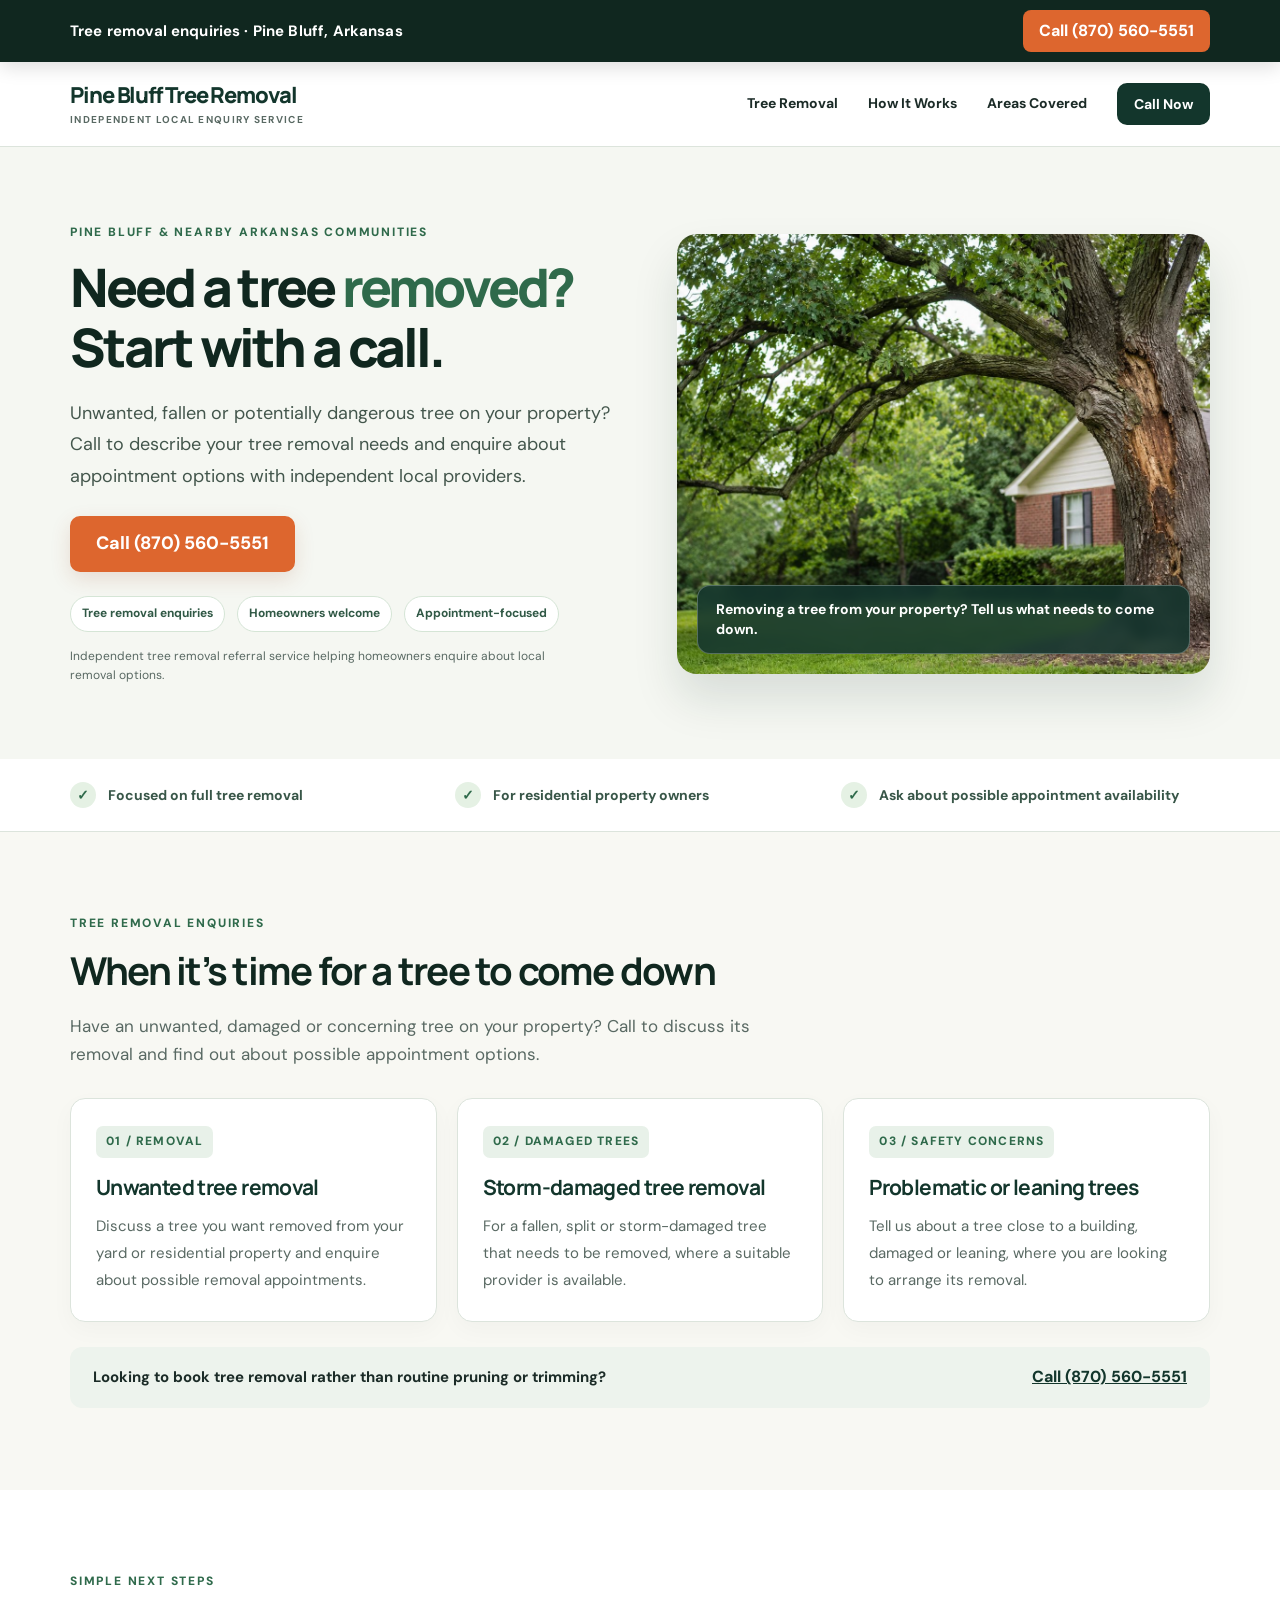
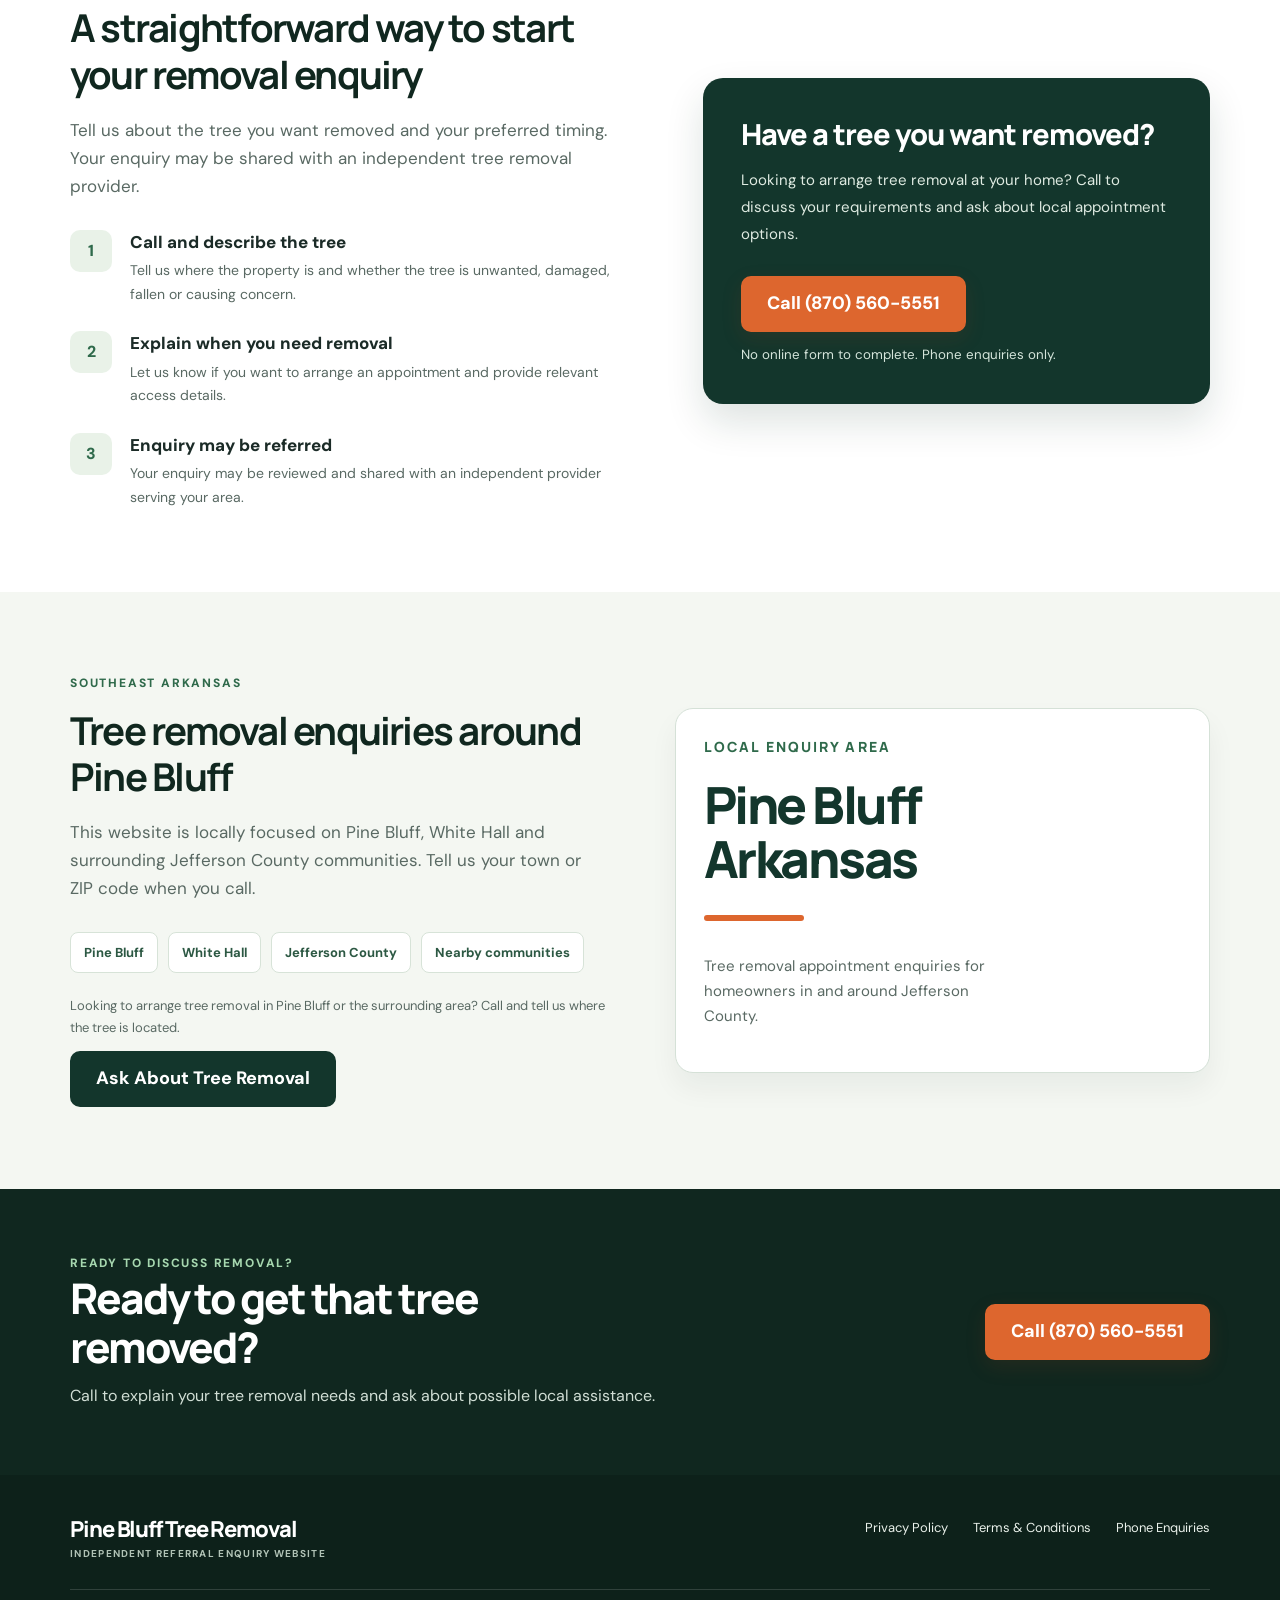
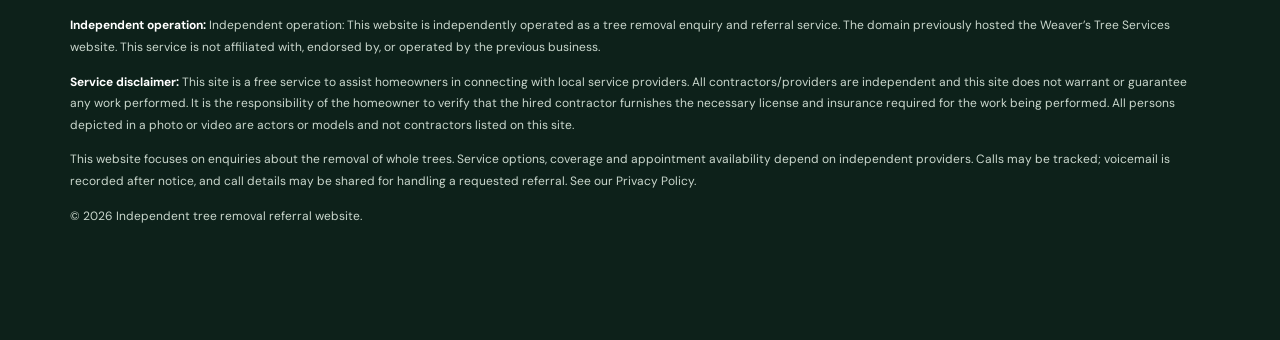
<file: index.html>
<!doctype html><html lang="en-US"><head><meta charset="utf-8"><meta name="viewport" content="width=device-width,initial-scale=1"><title>Tree Removal Enquiries in Pine Bluff, AR | Independent Referral Service</title><meta name="description" content="Need a tree removed in Pine Bluff or White Hall, Arkansas? Call this independent tree removal referral enquiry line to discuss appointment options."><link rel="canonical" href="https://weaverstreeservices.com/"><link rel="stylesheet" href="assets/style.css"></head><body><div class="bar"><div class="wrap"><strong>Tree removal enquiries · Pine Bluff, Arkansas</strong><a href="tel:+18705605551">Call (870) 560-5551</a></div></div><header class="header"><div class="wrap"><a class="brand" href="https://weaverstreeservices.com/">Pine Bluff Tree Removal<small>Independent local enquiry service</small></a><nav class="nav" aria-label="Main navigation"><a href="https://weaverstreeservices.com/#services">Tree Removal</a><a href="https://weaverstreeservices.com/#how">How It Works</a><a href="https://weaverstreeservices.com/#area">Areas Covered</a><a class="cta cta-dark" href="tel:+18705605551">Call Now</a></nav></div></header>
<main><section class="hero"><div class="wrap"><div><p class="eyebrow">Pine Bluff &amp; nearby Arkansas communities</p><h1>Need a tree <em>removed?</em><br>Start with a call.</h1><p class="lead">Unwanted, fallen or potentially dangerous tree on your property? Call to describe your tree removal needs and enquire about appointment options with independent local providers.</p><div class="hero-actions"><a class="cta" href="tel:+18705605551">Call (870) 560-5551</a></div><div class="benefits"><span>Tree removal enquiries</span><span>Homeowners welcome</span><span>Appointment-focused</span></div><p class="hero-note">Independent tree removal referral service helping homeowners enquire about local removal options.</p></div><div class="photo"><img src="assets/pine-bluff-tree.jpg" alt="Large mature tree near a residential home in a green Arkansas-style garden" width="1648" height="928"><div class="photo-caption">Removing a tree from your property? Tell us what needs to come down.</div></div></div></section>
<div class="trust"><div class="wrap"><span>Focused on full tree removal</span><span>For residential property owners</span><span>Ask about possible appointment availability</span></div></div>
<section class="section soft" id="services"><div class="wrap"><p class="eyebrow">Tree removal enquiries</p><h2>When it’s time for a tree to come down</h2><p class="section-desc">Have an unwanted, damaged or concerning tree on your property? Call to discuss its removal and find out about possible appointment options.</p><div class="cards"><article class="card"><span class="num">01 / REMOVAL</span><h3>Unwanted tree removal</h3><p>Discuss a tree you want removed from your yard or residential property and enquire about possible removal appointments.</p></article><article class="card"><span class="num">02 / DAMAGED TREES</span><h3>Storm-damaged tree removal</h3><p>For a fallen, split or storm-damaged tree that needs to be removed, where a suitable provider is available.</p></article><article class="card"><span class="num">03 / SAFETY CONCERNS</span><h3>Problematic or leaning trees</h3><p>Tell us about a tree close to a building, damaged or leaning, where you are looking to arrange its removal.</p></article></div><div class="below-cta"><strong>Looking to book tree removal rather than routine pruning or trimming?</strong><a href="tel:+18705605551">Call (870) 560-5551</a></div></div></section>
<section class="section" id="how"><div class="wrap split"><div><p class="eyebrow">Simple next steps</p><h2>A straightforward way to start your removal enquiry</h2><p class="section-desc">Tell us about the tree you want removed and your preferred timing. Your enquiry may be shared with an independent tree removal provider.</p><div class="steps"><div class="step"><span class="index">1</span><div><h3>Call and describe the tree</h3><p>Tell us where the property is and whether the tree is unwanted, damaged, fallen or causing concern.</p></div></div><div class="step"><span class="index">2</span><div><h3>Explain when you need removal</h3><p>Let us know if you want to arrange an appointment and provide relevant access details.</p></div></div><div class="step"><span class="index">3</span><div><h3>Enquiry may be referred</h3><p>Your enquiry may be reviewed and shared with an independent provider serving your area.</p></div></div></div></div><aside class="info-panel"><h3>Have a tree you want removed?</h3><p>Looking to arrange tree removal at your home? Call to discuss your requirements and ask about local appointment options.</p><a class="cta" href="tel:+18705605551">Call (870) 560-5551</a><small>No online form to complete. Phone enquiries only.</small></aside></div></section>
<section class="section area" id="area"><div class="wrap split"><div><p class="eyebrow">Southeast Arkansas</p><h2>Tree removal enquiries around Pine Bluff</h2><p class="section-desc">This website is locally focused on Pine Bluff, White Hall and surrounding Jefferson County communities. Tell us your town or ZIP code when you call.</p><div class="areas"><span>Pine Bluff</span><span>White Hall</span><span>Jefferson County</span><span>Nearby communities</span></div><p class="area-note">Looking to arrange tree removal in Pine Bluff or the surrounding area? Call and tell us where the tree is located.</p><a class="cta cta-dark" href="tel:+18705605551">Ask About Tree Removal</a></div><div class="area-art"><span class="state">LOCAL ENQUIRY AREA</span><p class="place">Pine Bluff<br>Arkansas</p><div class="rule"></div><p>Tree removal appointment enquiries for homeowners in and around Jefferson County.</p></div></div></section>
<section class="closing"><div class="wrap"><div><p class="eyebrow" style="color:#a6d7af">Ready to discuss removal?</p><h2>Ready to get that tree removed?</h2><p>Call to explain your tree removal needs and ask about possible local assistance.</p></div><a class="cta" href="tel:+18705605551">Call (870) 560-5551</a></div></section></main><footer class="footer"><div class="wrap"><div class="footer-main"><div><a href="https://weaverstreeservices.com/" class="brand">Pine Bluff Tree Removal<small>Independent referral enquiry website</small></a></div><div class="footer-links"><a href="https://weaverstreeservices.com/privacy.html">Privacy Policy</a><a href="https://weaverstreeservices.com/terms.html">Terms &amp; Conditions</a><a href="tel:+18705605551">Phone Enquiries</a></div></div><div class="legal"><p><strong>Independent operation:</strong> Independent operation: This website is independently operated as a tree removal enquiry and referral service. The domain previously hosted the Weaver’s Tree Services website. This service is not affiliated with, endorsed by, or operated by the previous business.</p><p><strong>Service disclaimer:</strong> This site is a free service to assist homeowners in connecting with local service providers. All contractors/providers are independent and this site does not warrant or guarantee any work performed. It is the responsibility of the homeowner to verify that the hired contractor furnishes the necessary license and insurance required for the work being performed. All persons depicted in a photo or video are actors or models and not contractors listed on this site.</p><p>This website focuses on enquiries about the removal of whole trees. Service options, coverage and appointment availability depend on independent providers. Calls may be tracked; voicemail is recorded after notice, and call details may be shared for handling a requested referral. See our Privacy Policy.</p><p>© 2026 Independent tree removal referral website.</p></div></div></footer><div class="mobile-call"><a class="cta" href="tel:+18705605551">Call (870) 560-5551 About Tree Removal</a></div></body></html>
</file>
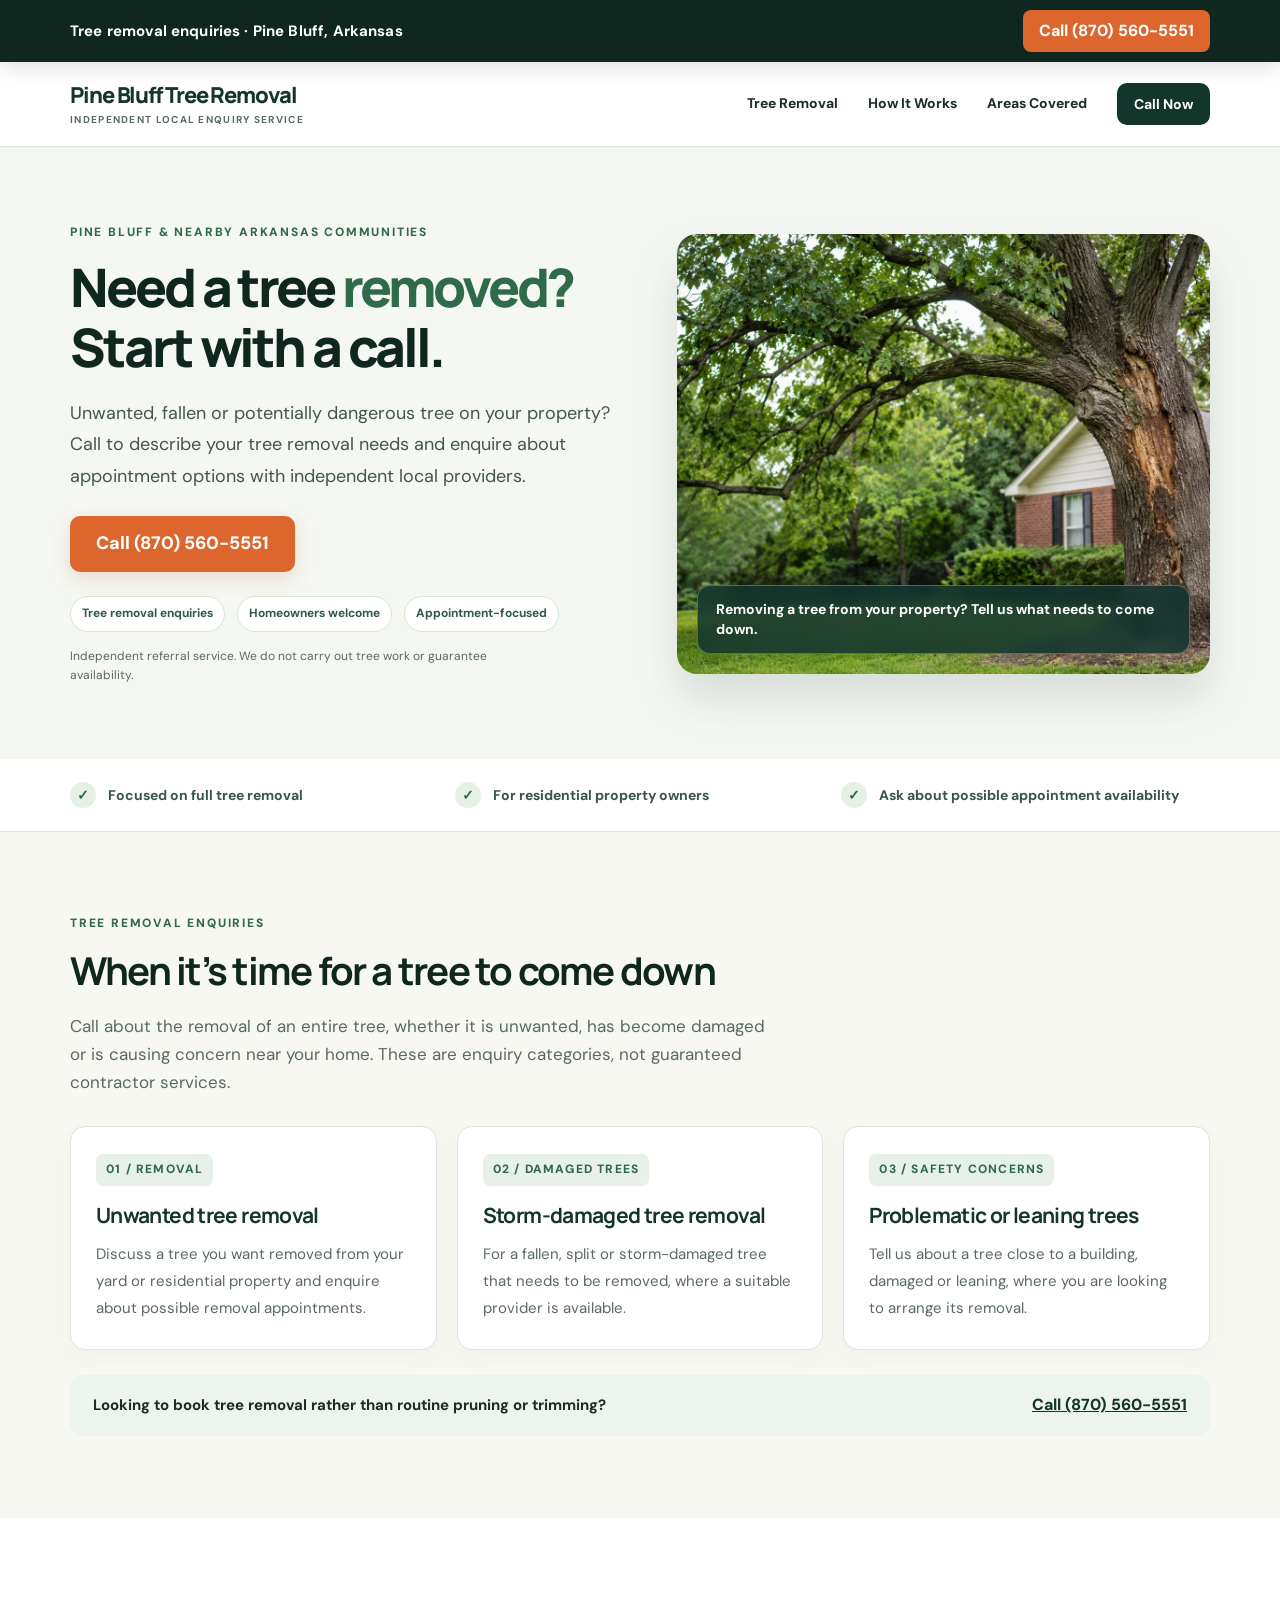
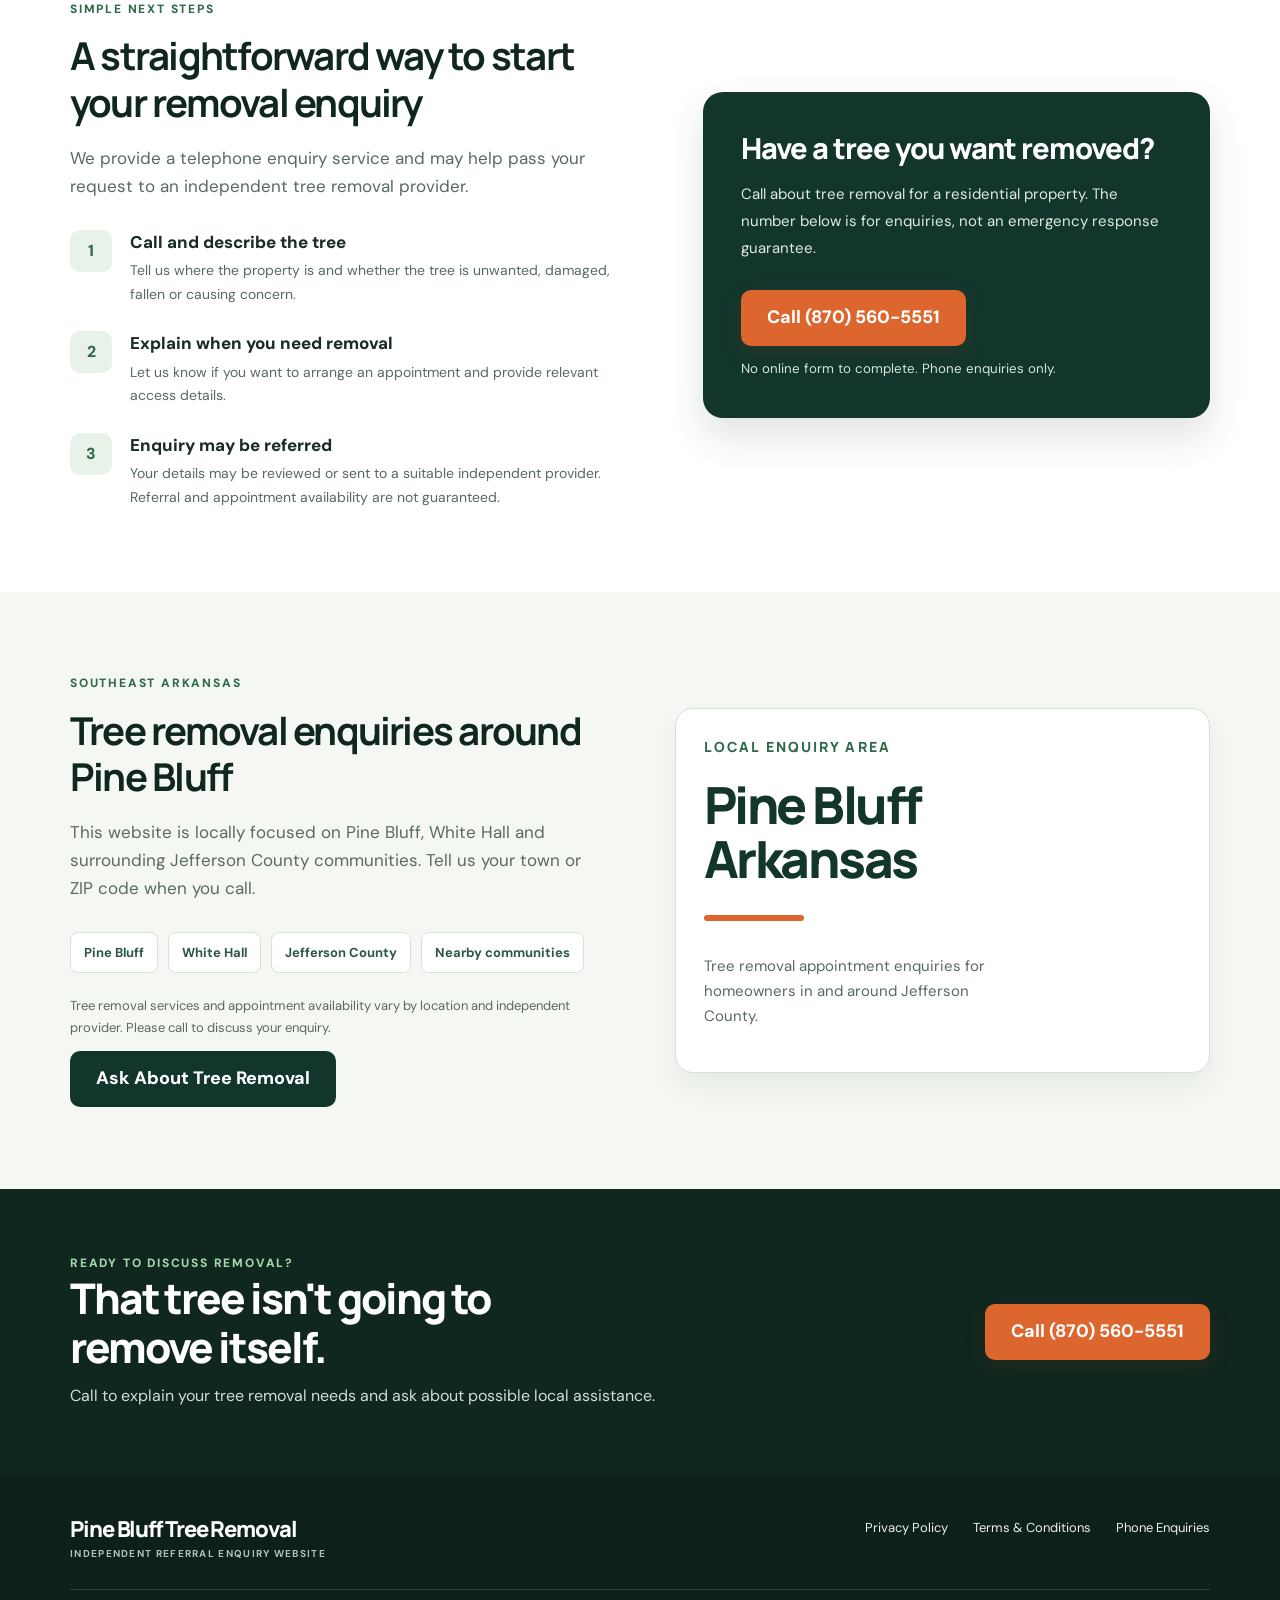
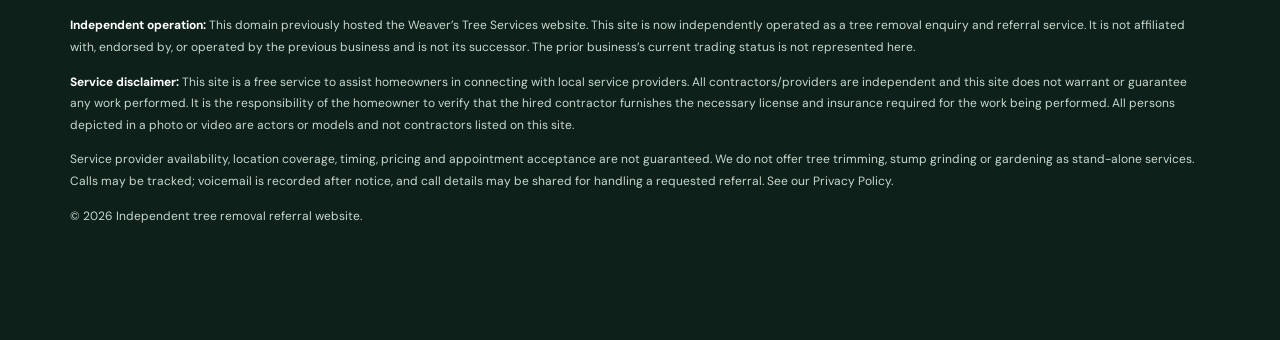
<file: index(3).html>
<!doctype html><html lang="en-US"><head><meta charset="utf-8"><meta name="viewport" content="width=device-width,initial-scale=1"><title>Tree Removal Enquiries in Pine Bluff, AR | Independent Referral Service</title><meta name="description" content="Need a tree removed in Pine Bluff or White Hall, Arkansas? Call this independent tree removal referral enquiry line to discuss appointment options."><link rel="canonical" href="https://weaverstreeservices.com/"><link rel="stylesheet" href="assets/style.css"></head><body><div class="bar"><div class="wrap"><strong>Tree removal enquiries · Pine Bluff, Arkansas</strong><a href="tel:+18705605551">Call (870) 560-5551</a></div></div><header class="header"><div class="wrap"><a class="brand" href="https://weaverstreeservices.com/">Pine Bluff Tree Removal<small>Independent local enquiry service</small></a><nav class="nav" aria-label="Main navigation"><a href="https://weaverstreeservices.com/#services">Tree Removal</a><a href="https://weaverstreeservices.com/#how">How It Works</a><a href="https://weaverstreeservices.com/#area">Areas Covered</a><a class="cta cta-dark" href="tel:+18705605551">Call Now</a></nav></div></header>
<main><section class="hero"><div class="wrap"><div><p class="eyebrow">Pine Bluff &amp; nearby Arkansas communities</p><h1>Need a tree <em>removed?</em><br>Start with a call.</h1><p class="lead">Unwanted, fallen or potentially dangerous tree on your property? Call to describe your tree removal needs and enquire about appointment options with independent local providers.</p><div class="hero-actions"><a class="cta" href="tel:+18705605551">Call (870) 560-5551</a></div><div class="benefits"><span>Tree removal enquiries</span><span>Homeowners welcome</span><span>Appointment-focused</span></div><p class="hero-note">Independent referral service. We do not carry out tree work or guarantee availability.</p></div><div class="photo"><img src="assets/pine-bluff-tree.jpg" alt="Large mature tree near a residential home in a green Arkansas-style garden" width="1648" height="928"><div class="photo-caption">Removing a tree from your property? Tell us what needs to come down.</div></div></div></section>
<div class="trust"><div class="wrap"><span>Focused on full tree removal</span><span>For residential property owners</span><span>Ask about possible appointment availability</span></div></div>
<section class="section soft" id="services"><div class="wrap"><p class="eyebrow">Tree removal enquiries</p><h2>When it’s time for a tree to come down</h2><p class="section-desc">Call about the removal of an entire tree, whether it is unwanted, has become damaged or is causing concern near your home. These are enquiry categories, not guaranteed contractor services.</p><div class="cards"><article class="card"><span class="num">01 / REMOVAL</span><h3>Unwanted tree removal</h3><p>Discuss a tree you want removed from your yard or residential property and enquire about possible removal appointments.</p></article><article class="card"><span class="num">02 / DAMAGED TREES</span><h3>Storm-damaged tree removal</h3><p>For a fallen, split or storm-damaged tree that needs to be removed, where a suitable provider is available.</p></article><article class="card"><span class="num">03 / SAFETY CONCERNS</span><h3>Problematic or leaning trees</h3><p>Tell us about a tree close to a building, damaged or leaning, where you are looking to arrange its removal.</p></article></div><div class="below-cta"><strong>Looking to book tree removal rather than routine pruning or trimming?</strong><a href="tel:+18705605551">Call (870) 560-5551</a></div></div></section>
<section class="section" id="how"><div class="wrap split"><div><p class="eyebrow">Simple next steps</p><h2>A straightforward way to start your removal enquiry</h2><p class="section-desc">We provide a telephone enquiry service and may help pass your request to an independent tree removal provider.</p><div class="steps"><div class="step"><span class="index">1</span><div><h3>Call and describe the tree</h3><p>Tell us where the property is and whether the tree is unwanted, damaged, fallen or causing concern.</p></div></div><div class="step"><span class="index">2</span><div><h3>Explain when you need removal</h3><p>Let us know if you want to arrange an appointment and provide relevant access details.</p></div></div><div class="step"><span class="index">3</span><div><h3>Enquiry may be referred</h3><p>Your details may be reviewed or sent to a suitable independent provider. Referral and appointment availability are not guaranteed.</p></div></div></div></div><aside class="info-panel"><h3>Have a tree you want removed?</h3><p>Call about tree removal for a residential property. The number below is for enquiries, not an emergency response guarantee.</p><a class="cta" href="tel:+18705605551">Call (870) 560-5551</a><small>No online form to complete. Phone enquiries only.</small></aside></div></section>
<section class="section area" id="area"><div class="wrap split"><div><p class="eyebrow">Southeast Arkansas</p><h2>Tree removal enquiries around Pine Bluff</h2><p class="section-desc">This website is locally focused on Pine Bluff, White Hall and surrounding Jefferson County communities. Tell us your town or ZIP code when you call.</p><div class="areas"><span>Pine Bluff</span><span>White Hall</span><span>Jefferson County</span><span>Nearby communities</span></div><p class="area-note">Tree removal services and appointment availability vary by location and independent provider. Please call to discuss your enquiry.</p><a class="cta cta-dark" href="tel:+18705605551">Ask About Tree Removal</a></div><div class="area-art"><span class="state">LOCAL ENQUIRY AREA</span><p class="place">Pine Bluff<br>Arkansas</p><div class="rule"></div><p>Tree removal appointment enquiries for homeowners in and around Jefferson County.</p></div></div></section>
<section class="closing"><div class="wrap"><div><p class="eyebrow" style="color:#a6d7af">Ready to discuss removal?</p><h2>That tree isn't going to remove itself.</h2><p>Call to explain your tree removal needs and ask about possible local assistance.</p></div><a class="cta" href="tel:+18705605551">Call (870) 560-5551</a></div></section></main><footer class="footer"><div class="wrap"><div class="footer-main"><div><a href="https://weaverstreeservices.com/" class="brand">Pine Bluff Tree Removal<small>Independent referral enquiry website</small></a></div><div class="footer-links"><a href="https://weaverstreeservices.com/privacy.html">Privacy Policy</a><a href="https://weaverstreeservices.com/terms.html">Terms &amp; Conditions</a><a href="tel:+18705605551">Phone Enquiries</a></div></div><div class="legal"><p><strong>Independent operation:</strong> This domain previously hosted the Weaver’s Tree Services website. This site is now independently operated as a tree removal enquiry and referral service. It is not affiliated with, endorsed by, or operated by the previous business and is not its successor. The prior business’s current trading status is not represented here.</p><p><strong>Service disclaimer:</strong> This site is a free service to assist homeowners in connecting with local service providers. All contractors/providers are independent and this site does not warrant or guarantee any work performed. It is the responsibility of the homeowner to verify that the hired contractor furnishes the necessary license and insurance required for the work being performed. All persons depicted in a photo or video are actors or models and not contractors listed on this site.</p><p>Service provider availability, location coverage, timing, pricing and appointment acceptance are not guaranteed. We do not offer tree trimming, stump grinding or gardening as stand-alone services. Calls may be tracked; voicemail is recorded after notice, and call details may be shared for handling a requested referral. See our Privacy Policy.</p><p>© 2026 Independent tree removal referral website.</p></div></div></footer><div class="mobile-call"><a class="cta" href="tel:+18705605551">Call (870) 560-5551 About Tree Removal</a></div></body></html>
</file>
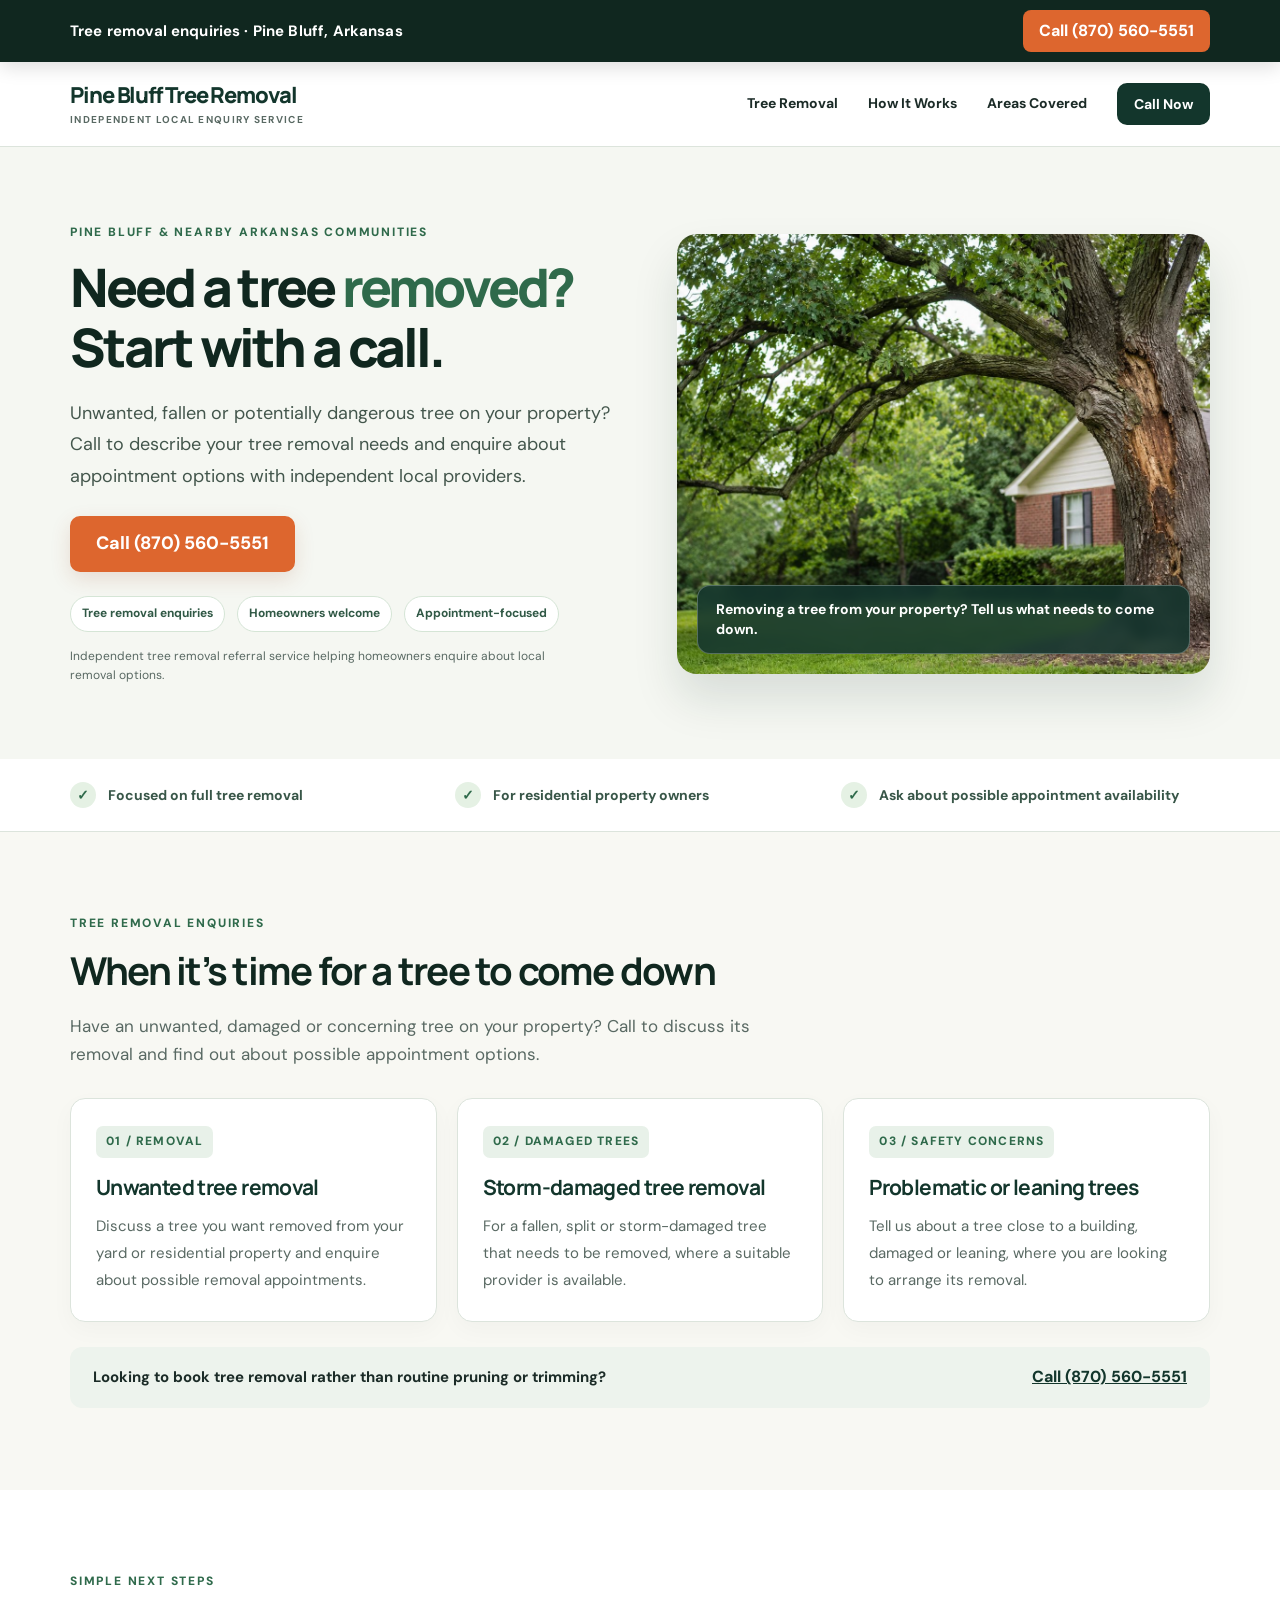
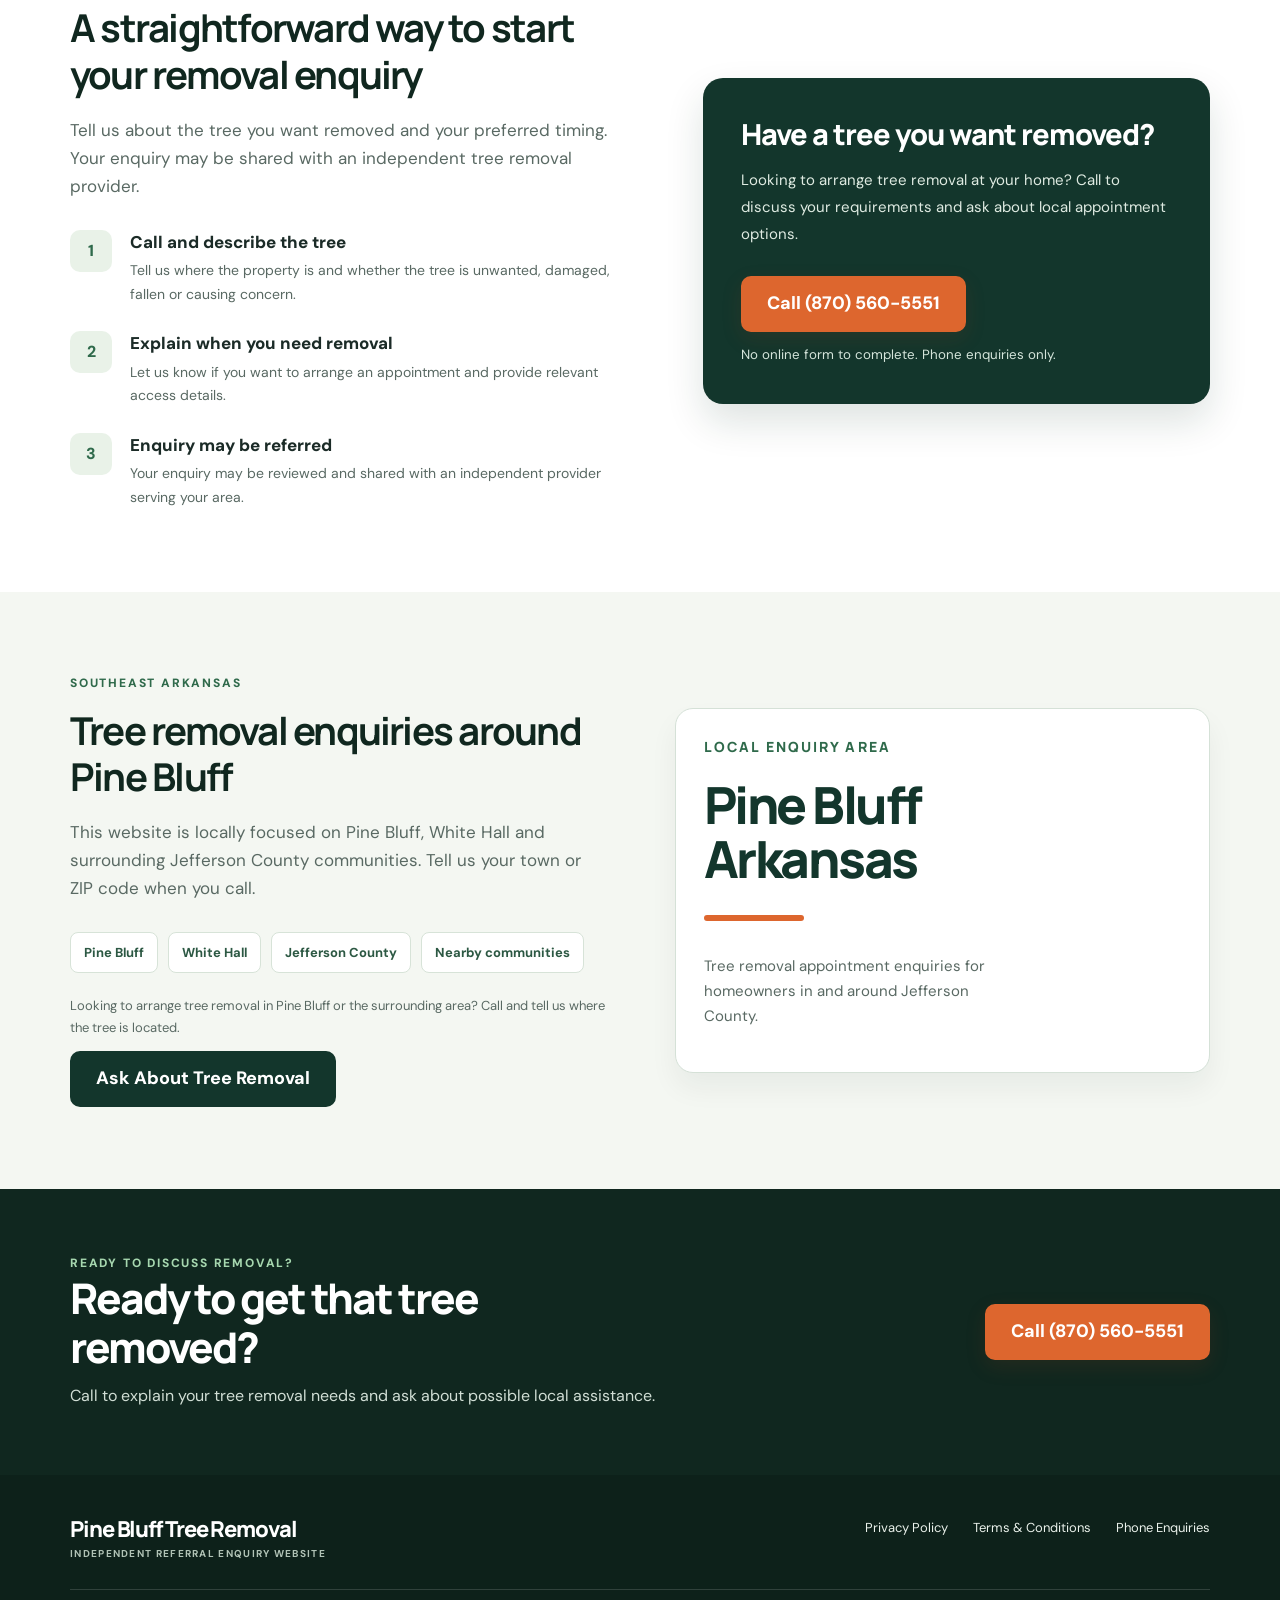
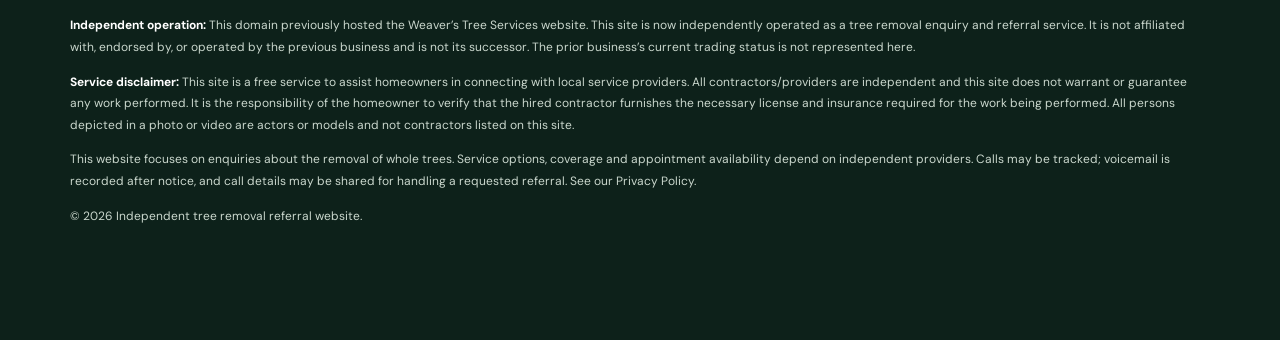
<file: index(4).html>
<!doctype html><html lang="en-US"><head><meta charset="utf-8"><meta name="viewport" content="width=device-width,initial-scale=1"><title>Tree Removal Enquiries in Pine Bluff, AR | Independent Referral Service</title><meta name="description" content="Need a tree removed in Pine Bluff or White Hall, Arkansas? Call this independent tree removal referral enquiry line to discuss appointment options."><link rel="canonical" href="https://weaverstreeservices.com/"><link rel="stylesheet" href="assets/style.css"></head><body><div class="bar"><div class="wrap"><strong>Tree removal enquiries · Pine Bluff, Arkansas</strong><a href="tel:+18705605551">Call (870) 560-5551</a></div></div><header class="header"><div class="wrap"><a class="brand" href="https://weaverstreeservices.com/">Pine Bluff Tree Removal<small>Independent local enquiry service</small></a><nav class="nav" aria-label="Main navigation"><a href="https://weaverstreeservices.com/#services">Tree Removal</a><a href="https://weaverstreeservices.com/#how">How It Works</a><a href="https://weaverstreeservices.com/#area">Areas Covered</a><a class="cta cta-dark" href="tel:+18705605551">Call Now</a></nav></div></header>
<main><section class="hero"><div class="wrap"><div><p class="eyebrow">Pine Bluff &amp; nearby Arkansas communities</p><h1>Need a tree <em>removed?</em><br>Start with a call.</h1><p class="lead">Unwanted, fallen or potentially dangerous tree on your property? Call to describe your tree removal needs and enquire about appointment options with independent local providers.</p><div class="hero-actions"><a class="cta" href="tel:+18705605551">Call (870) 560-5551</a></div><div class="benefits"><span>Tree removal enquiries</span><span>Homeowners welcome</span><span>Appointment-focused</span></div><p class="hero-note">Independent tree removal referral service helping homeowners enquire about local removal options.</p></div><div class="photo"><img src="assets/pine-bluff-tree.jpg" alt="Large mature tree near a residential home in a green Arkansas-style garden" width="1648" height="928"><div class="photo-caption">Removing a tree from your property? Tell us what needs to come down.</div></div></div></section>
<div class="trust"><div class="wrap"><span>Focused on full tree removal</span><span>For residential property owners</span><span>Ask about possible appointment availability</span></div></div>
<section class="section soft" id="services"><div class="wrap"><p class="eyebrow">Tree removal enquiries</p><h2>When it’s time for a tree to come down</h2><p class="section-desc">Have an unwanted, damaged or concerning tree on your property? Call to discuss its removal and find out about possible appointment options.</p><div class="cards"><article class="card"><span class="num">01 / REMOVAL</span><h3>Unwanted tree removal</h3><p>Discuss a tree you want removed from your yard or residential property and enquire about possible removal appointments.</p></article><article class="card"><span class="num">02 / DAMAGED TREES</span><h3>Storm-damaged tree removal</h3><p>For a fallen, split or storm-damaged tree that needs to be removed, where a suitable provider is available.</p></article><article class="card"><span class="num">03 / SAFETY CONCERNS</span><h3>Problematic or leaning trees</h3><p>Tell us about a tree close to a building, damaged or leaning, where you are looking to arrange its removal.</p></article></div><div class="below-cta"><strong>Looking to book tree removal rather than routine pruning or trimming?</strong><a href="tel:+18705605551">Call (870) 560-5551</a></div></div></section>
<section class="section" id="how"><div class="wrap split"><div><p class="eyebrow">Simple next steps</p><h2>A straightforward way to start your removal enquiry</h2><p class="section-desc">Tell us about the tree you want removed and your preferred timing. Your enquiry may be shared with an independent tree removal provider.</p><div class="steps"><div class="step"><span class="index">1</span><div><h3>Call and describe the tree</h3><p>Tell us where the property is and whether the tree is unwanted, damaged, fallen or causing concern.</p></div></div><div class="step"><span class="index">2</span><div><h3>Explain when you need removal</h3><p>Let us know if you want to arrange an appointment and provide relevant access details.</p></div></div><div class="step"><span class="index">3</span><div><h3>Enquiry may be referred</h3><p>Your enquiry may be reviewed and shared with an independent provider serving your area.</p></div></div></div></div><aside class="info-panel"><h3>Have a tree you want removed?</h3><p>Looking to arrange tree removal at your home? Call to discuss your requirements and ask about local appointment options.</p><a class="cta" href="tel:+18705605551">Call (870) 560-5551</a><small>No online form to complete. Phone enquiries only.</small></aside></div></section>
<section class="section area" id="area"><div class="wrap split"><div><p class="eyebrow">Southeast Arkansas</p><h2>Tree removal enquiries around Pine Bluff</h2><p class="section-desc">This website is locally focused on Pine Bluff, White Hall and surrounding Jefferson County communities. Tell us your town or ZIP code when you call.</p><div class="areas"><span>Pine Bluff</span><span>White Hall</span><span>Jefferson County</span><span>Nearby communities</span></div><p class="area-note">Looking to arrange tree removal in Pine Bluff or the surrounding area? Call and tell us where the tree is located.</p><a class="cta cta-dark" href="tel:+18705605551">Ask About Tree Removal</a></div><div class="area-art"><span class="state">LOCAL ENQUIRY AREA</span><p class="place">Pine Bluff<br>Arkansas</p><div class="rule"></div><p>Tree removal appointment enquiries for homeowners in and around Jefferson County.</p></div></div></section>
<section class="closing"><div class="wrap"><div><p class="eyebrow" style="color:#a6d7af">Ready to discuss removal?</p><h2>Ready to get that tree removed?</h2><p>Call to explain your tree removal needs and ask about possible local assistance.</p></div><a class="cta" href="tel:+18705605551">Call (870) 560-5551</a></div></section></main><footer class="footer"><div class="wrap"><div class="footer-main"><div><a href="https://weaverstreeservices.com/" class="brand">Pine Bluff Tree Removal<small>Independent referral enquiry website</small></a></div><div class="footer-links"><a href="https://weaverstreeservices.com/privacy.html">Privacy Policy</a><a href="https://weaverstreeservices.com/terms.html">Terms &amp; Conditions</a><a href="tel:+18705605551">Phone Enquiries</a></div></div><div class="legal"><p><strong>Independent operation:</strong> This domain previously hosted the Weaver’s Tree Services website. This site is now independently operated as a tree removal enquiry and referral service. It is not affiliated with, endorsed by, or operated by the previous business and is not its successor. The prior business’s current trading status is not represented here.</p><p><strong>Service disclaimer:</strong> This site is a free service to assist homeowners in connecting with local service providers. All contractors/providers are independent and this site does not warrant or guarantee any work performed. It is the responsibility of the homeowner to verify that the hired contractor furnishes the necessary license and insurance required for the work being performed. All persons depicted in a photo or video are actors or models and not contractors listed on this site.</p><p>This website focuses on enquiries about the removal of whole trees. Service options, coverage and appointment availability depend on independent providers. Calls may be tracked; voicemail is recorded after notice, and call details may be shared for handling a requested referral. See our Privacy Policy.</p><p>© 2026 Independent tree removal referral website.</p></div></div></footer><div class="mobile-call"><a class="cta" href="tel:+18705605551">Call (870) 560-5551 About Tree Removal</a></div></body></html>
</file>
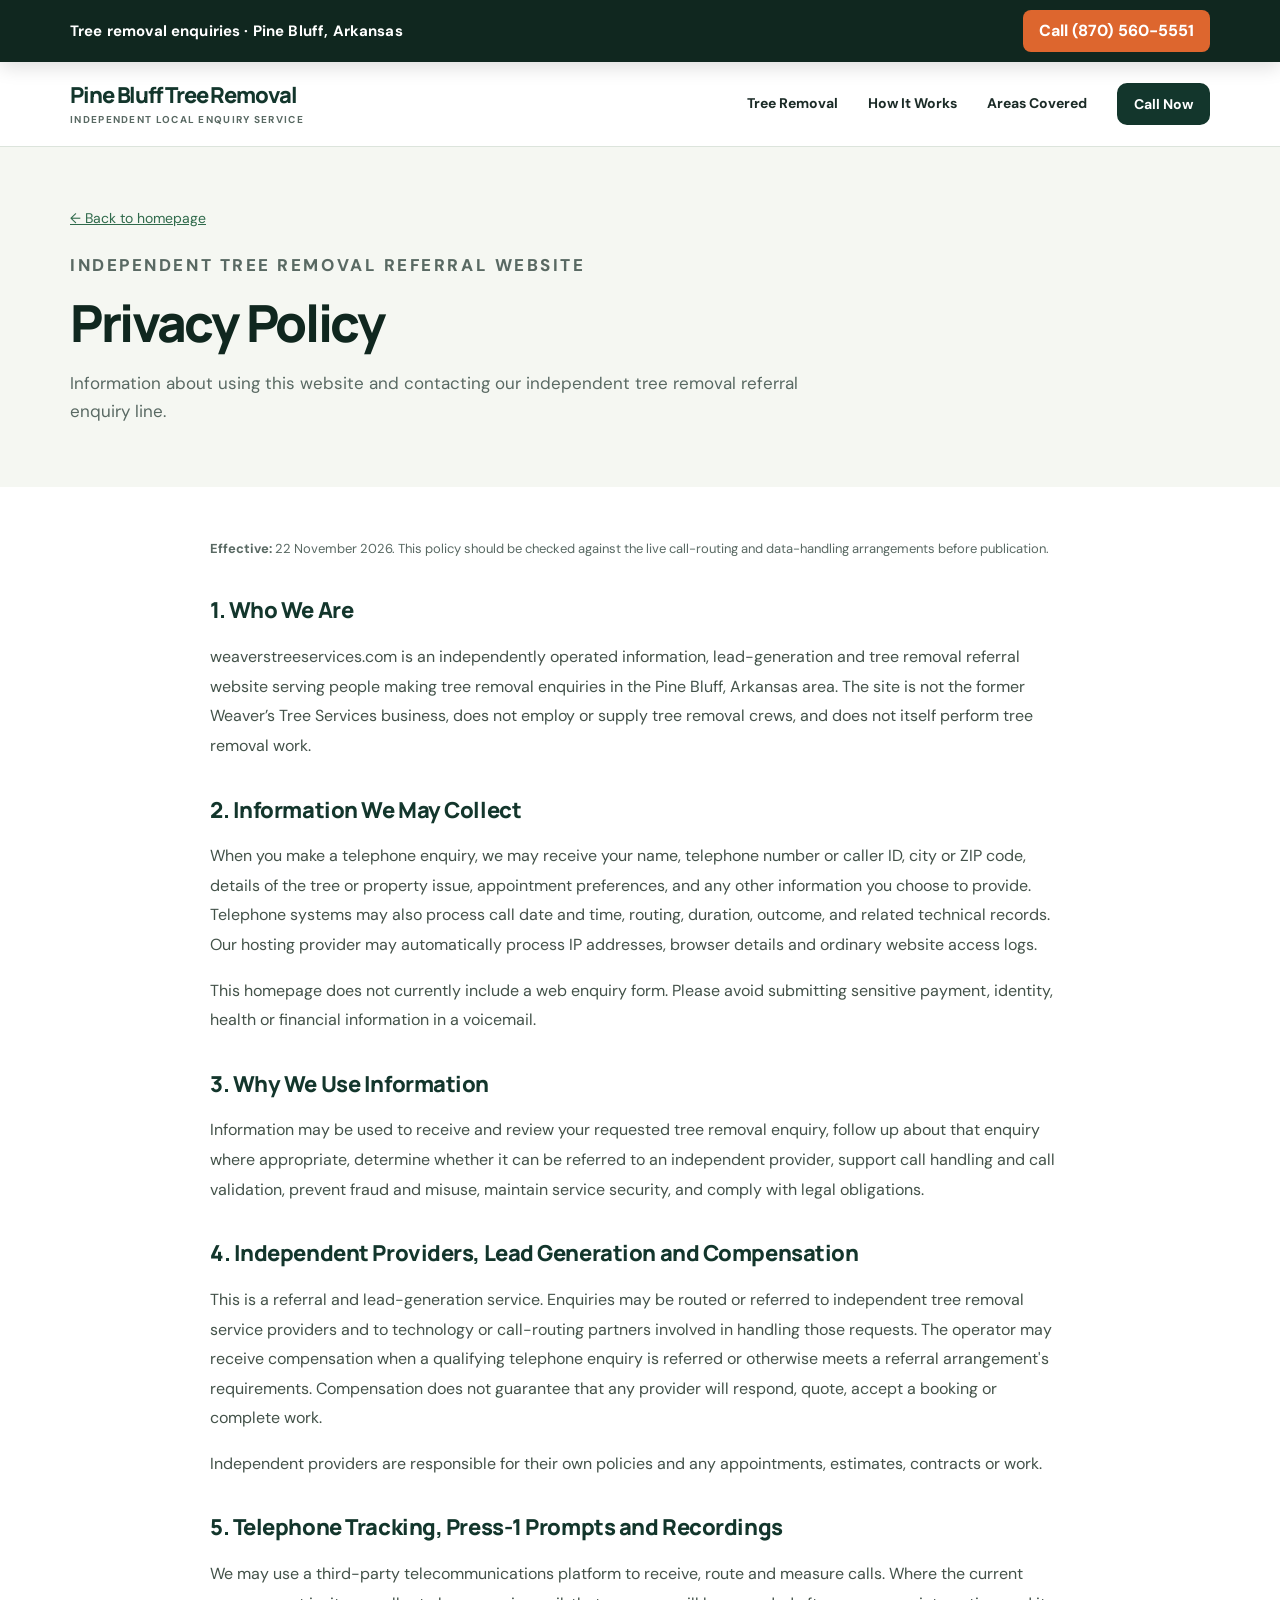
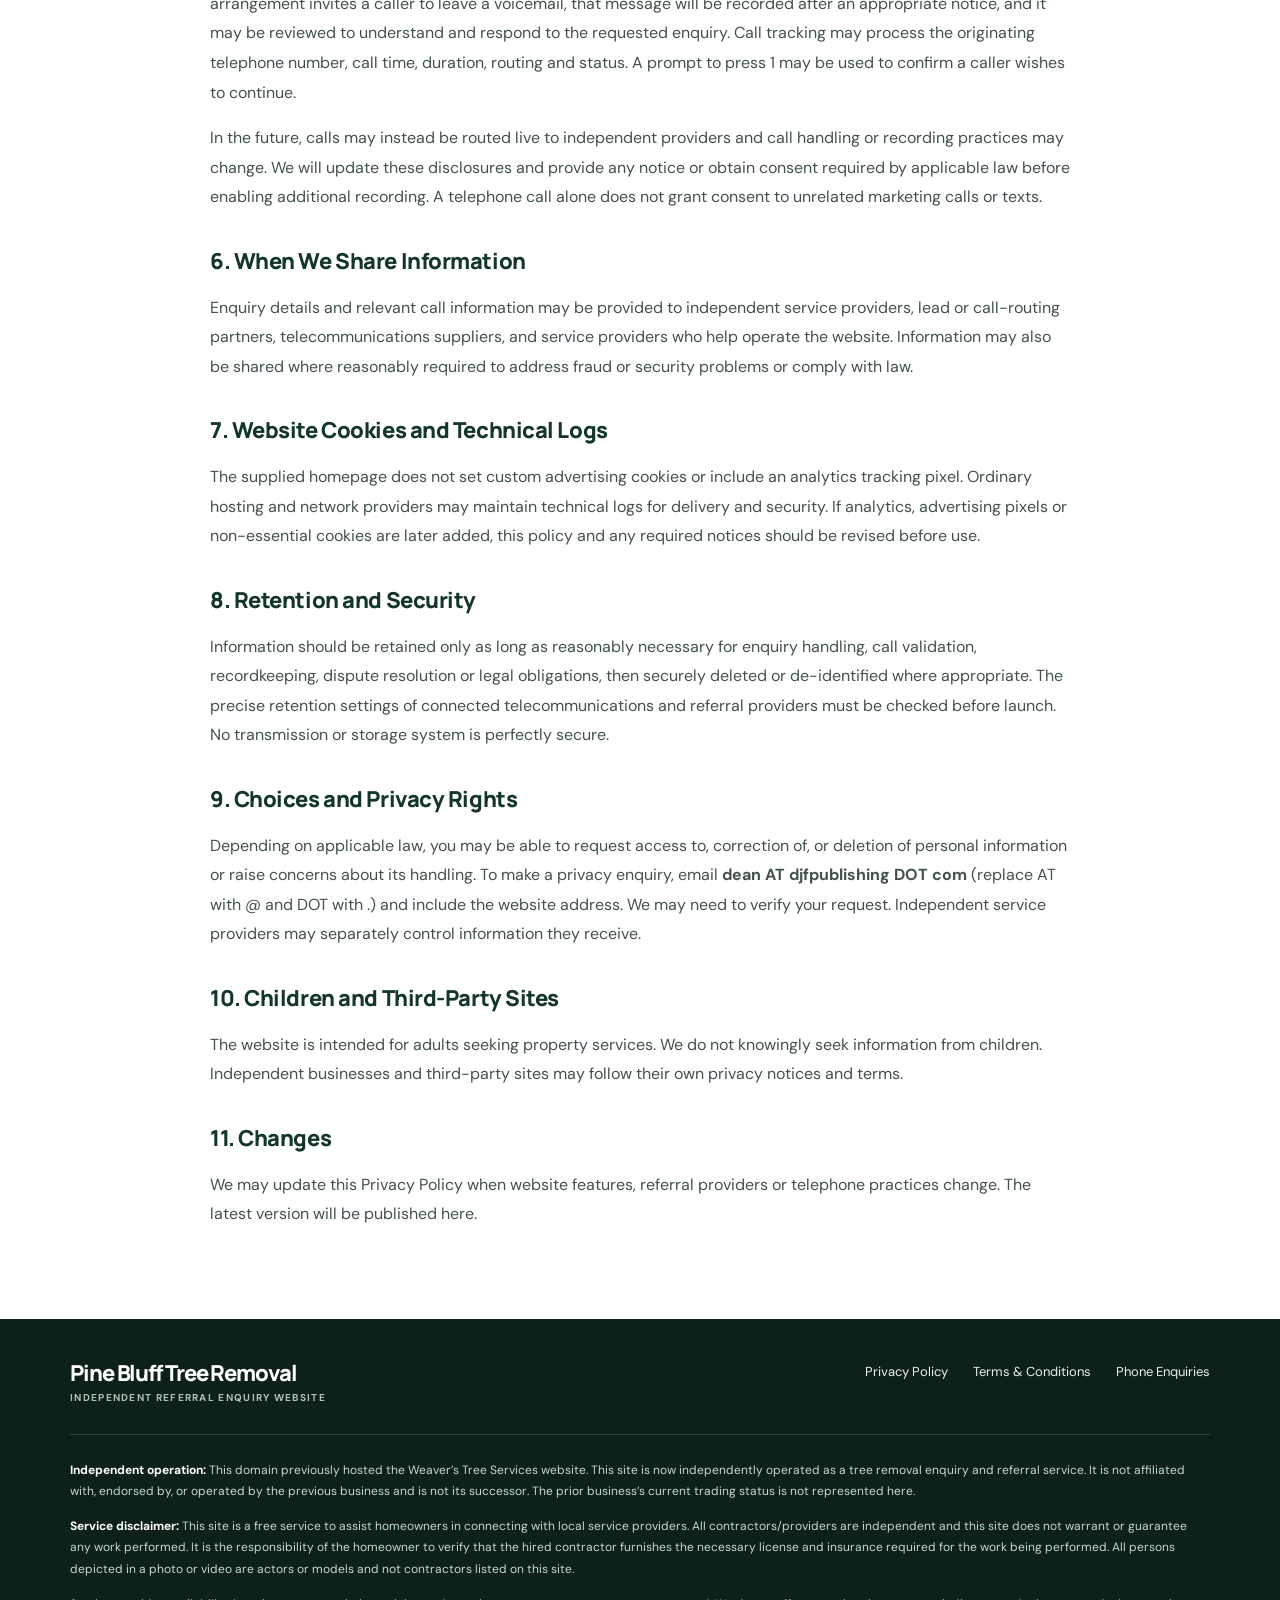
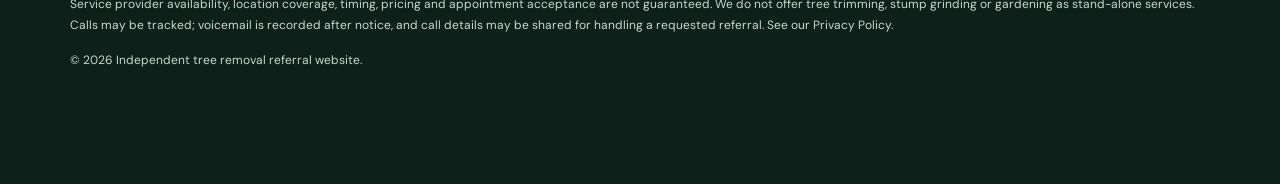
<file: privacy.html>
<!doctype html><html lang="en-US"><head><meta charset="utf-8"><meta name="viewport" content="width=device-width,initial-scale=1"><title>Privacy Policy | Pine Bluff Tree Removal</title><meta name="description" content="How our independent tree removal enquiry and referral website handles visitor and caller information."><link rel="canonical" href="https://weaverstreeservices.com/privacy.html"><link rel="stylesheet" href="assets/style.css"></head><body><div class="bar"><div class="wrap"><strong>Tree removal enquiries · Pine Bluff, Arkansas</strong><a href="tel:+18705605551">Call (870) 560-5551</a></div></div><header class="header"><div class="wrap"><a class="brand" href="https://weaverstreeservices.com/">Pine Bluff Tree Removal<small>Independent local enquiry service</small></a><nav class="nav" aria-label="Main navigation"><a href="https://weaverstreeservices.com/#services">Tree Removal</a><a href="https://weaverstreeservices.com/#how">How It Works</a><a href="https://weaverstreeservices.com/#area">Areas Covered</a><a class="cta cta-dark" href="tel:+18705605551">Call Now</a></nav></div></header><main><div class="page-hero"><div class="wrap"><a href="https://weaverstreeservices.com/">← Back to homepage</a><p class="eyebrow" style="margin-top:20px">Independent tree removal referral website</p><h1>Privacy Policy</h1><p>Information about using this website and contacting our independent tree removal referral enquiry line.</p></div></div><article class="policy"><p class="muted"><strong>Effective:</strong> 22 November 2026. This policy should be checked against the live call-routing and data-handling arrangements before publication.</p>
<h2>1. Who We Are</h2><p>weaverstreeservices.com is an independently operated information, lead-generation and tree removal referral website serving people making tree removal enquiries in the Pine Bluff, Arkansas area. The site is not the former Weaver’s Tree Services business, does not employ or supply tree removal crews, and does not itself perform tree removal work.</p>
<h2>2. Information We May Collect</h2><p>When you make a telephone enquiry, we may receive your name, telephone number or caller ID, city or ZIP code, details of the tree or property issue, appointment preferences, and any other information you choose to provide. Telephone systems may also process call date and time, routing, duration, outcome, and related technical records. Our hosting provider may automatically process IP addresses, browser details and ordinary website access logs.</p><p>This homepage does not currently include a web enquiry form. Please avoid submitting sensitive payment, identity, health or financial information in a voicemail.</p>
<h2>3. Why We Use Information</h2><p>Information may be used to receive and review your requested tree removal enquiry, follow up about that enquiry where appropriate, determine whether it can be referred to an independent provider, support call handling and call validation, prevent fraud and misuse, maintain service security, and comply with legal obligations.</p>
<h2>4. Independent Providers, Lead Generation and Compensation</h2><p>This is a referral and lead-generation service. Enquiries may be routed or referred to independent tree removal service providers and to technology or call-routing partners involved in handling those requests. The operator may receive compensation when a qualifying telephone enquiry is referred or otherwise meets a referral arrangement's requirements. Compensation does not guarantee that any provider will respond, quote, accept a booking or complete work.</p><p>Independent providers are responsible for their own policies and any appointments, estimates, contracts or work.</p>
<h2>5. Telephone Tracking, Press-1 Prompts and Recordings</h2><p>We may use a third-party telecommunications platform to receive, route and measure calls. Where the current arrangement invites a caller to leave a voicemail, that message will be recorded after an appropriate notice, and it may be reviewed to understand and respond to the requested enquiry. Call tracking may process the originating telephone number, call time, duration, routing and status. A prompt to press 1 may be used to confirm a caller wishes to continue.</p><p>In the future, calls may instead be routed live to independent providers and call handling or recording practices may change. We will update these disclosures and provide any notice or obtain consent required by applicable law before enabling additional recording. A telephone call alone does not grant consent to unrelated marketing calls or texts.</p>
<h2>6. When We Share Information</h2><p>Enquiry details and relevant call information may be provided to independent service providers, lead or call-routing partners, telecommunications suppliers, and service providers who help operate the website. Information may also be shared where reasonably required to address fraud or security problems or comply with law.</p>
<h2>7. Website Cookies and Technical Logs</h2><p>The supplied homepage does not set custom advertising cookies or include an analytics tracking pixel. Ordinary hosting and network providers may maintain technical logs for delivery and security. If analytics, advertising pixels or non-essential cookies are later added, this policy and any required notices should be revised before use.</p>
<h2>8. Retention and Security</h2><p>Information should be retained only as long as reasonably necessary for enquiry handling, call validation, recordkeeping, dispute resolution or legal obligations, then securely deleted or de-identified where appropriate. The precise retention settings of connected telecommunications and referral providers must be checked before launch. No transmission or storage system is perfectly secure.</p>
<h2>9. Choices and Privacy Rights</h2><p>Depending on applicable law, you may be able to request access to, correction of, or deletion of personal information or raise concerns about its handling. To make a privacy enquiry, email <strong>dean AT djfpublishing DOT com</strong> (replace AT with @ and DOT with .) and include the website address. We may need to verify your request. Independent service providers may separately control information they receive.</p>
<h2>10. Children and Third-Party Sites</h2><p>The website is intended for adults seeking property services. We do not knowingly seek information from children. Independent businesses and third-party sites may follow their own privacy notices and terms.</p>
<h2>11. Changes</h2><p>We may update this Privacy Policy when website features, referral providers or telephone practices change. The latest version will be published here.</p></article></main><footer class="footer"><div class="wrap"><div class="footer-main"><div><a href="https://weaverstreeservices.com/" class="brand">Pine Bluff Tree Removal<small>Independent referral enquiry website</small></a></div><div class="footer-links"><a href="https://weaverstreeservices.com/privacy.html">Privacy Policy</a><a href="https://weaverstreeservices.com/terms.html">Terms &amp; Conditions</a><a href="tel:+18705605551">Phone Enquiries</a></div></div><div class="legal"><p><strong>Independent operation:</strong> This domain previously hosted the Weaver’s Tree Services website. This site is now independently operated as a tree removal enquiry and referral service. It is not affiliated with, endorsed by, or operated by the previous business and is not its successor. The prior business’s current trading status is not represented here.</p><p><strong>Service disclaimer:</strong> This site is a free service to assist homeowners in connecting with local service providers. All contractors/providers are independent and this site does not warrant or guarantee any work performed. It is the responsibility of the homeowner to verify that the hired contractor furnishes the necessary license and insurance required for the work being performed. All persons depicted in a photo or video are actors or models and not contractors listed on this site.</p><p>Service provider availability, location coverage, timing, pricing and appointment acceptance are not guaranteed. We do not offer tree trimming, stump grinding or gardening as stand-alone services. Calls may be tracked; voicemail is recorded after notice, and call details may be shared for handling a requested referral. See our Privacy Policy.</p><p>© 2026 Independent tree removal referral website.</p></div></div></footer><div class="mobile-call"><a class="cta" href="tel:+18705605551">Call (870) 560-5551 About Tree Removal</a></div></body></html>
</file>
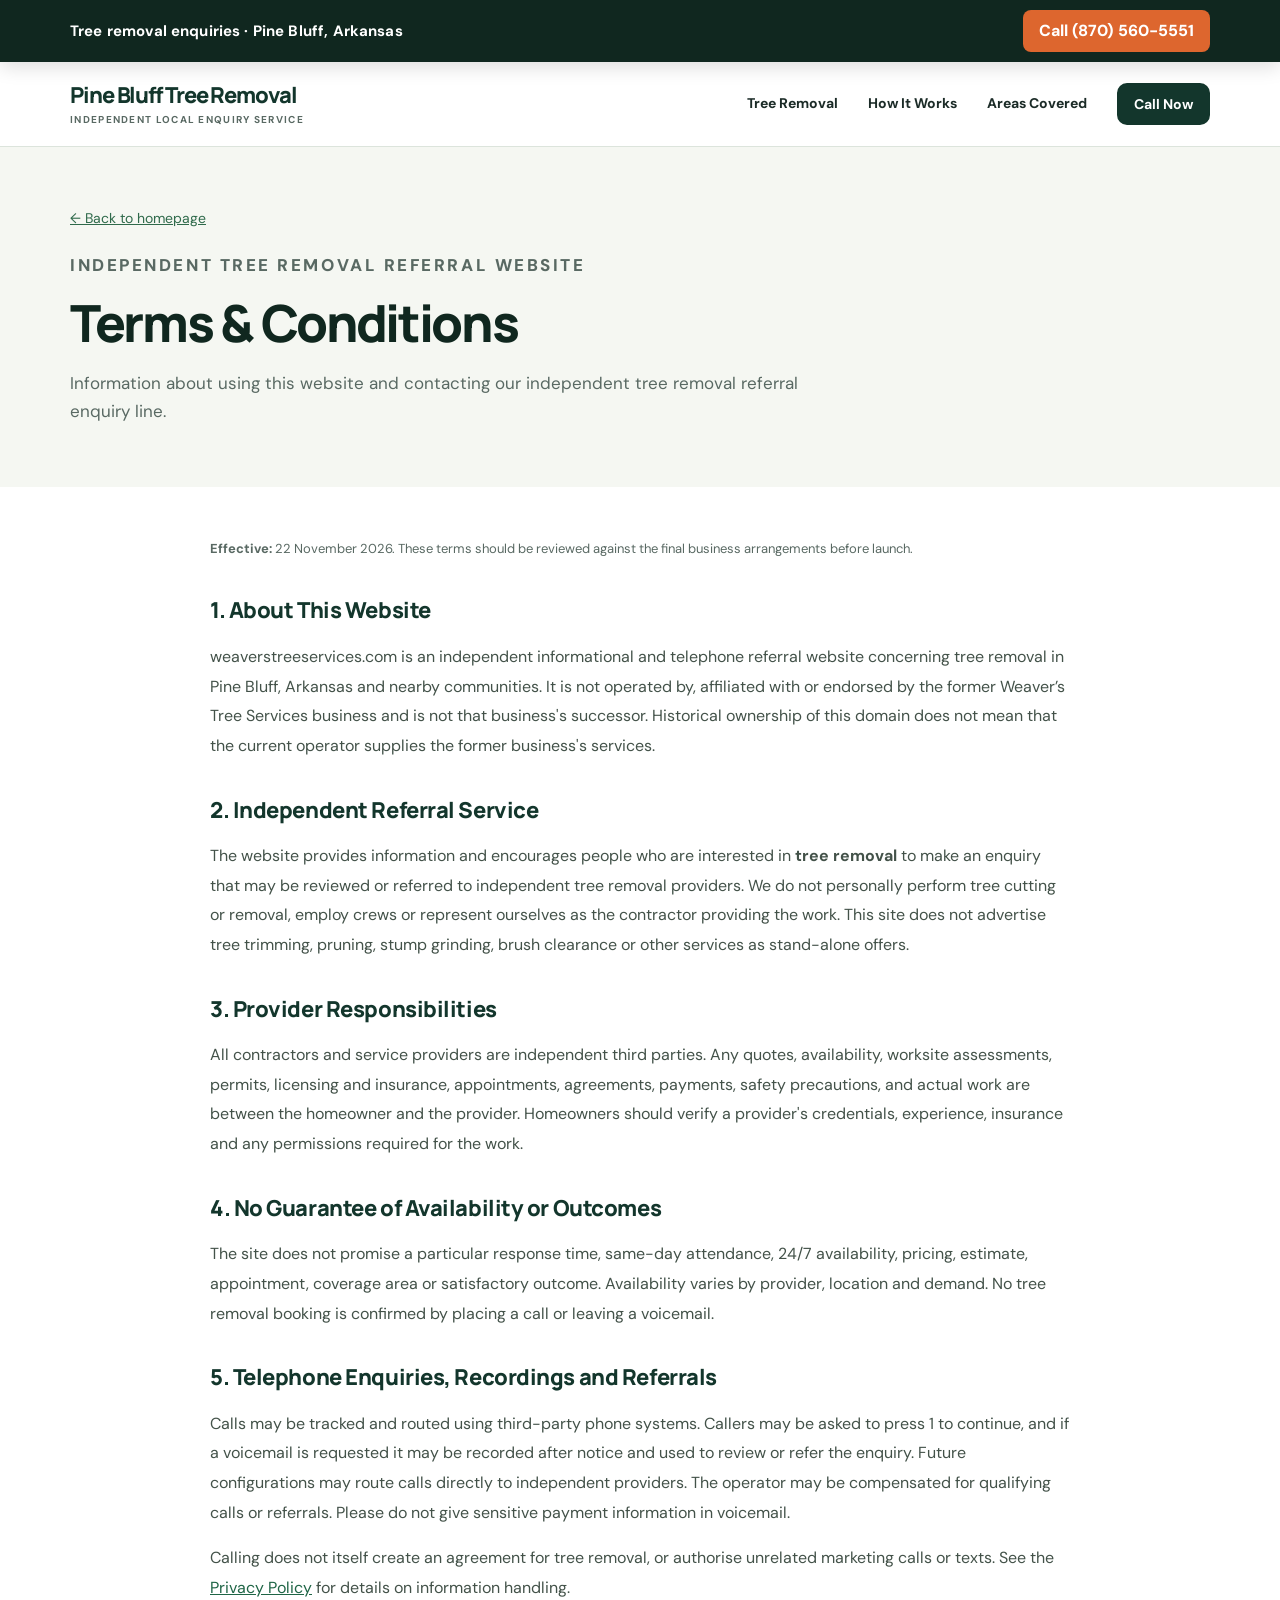
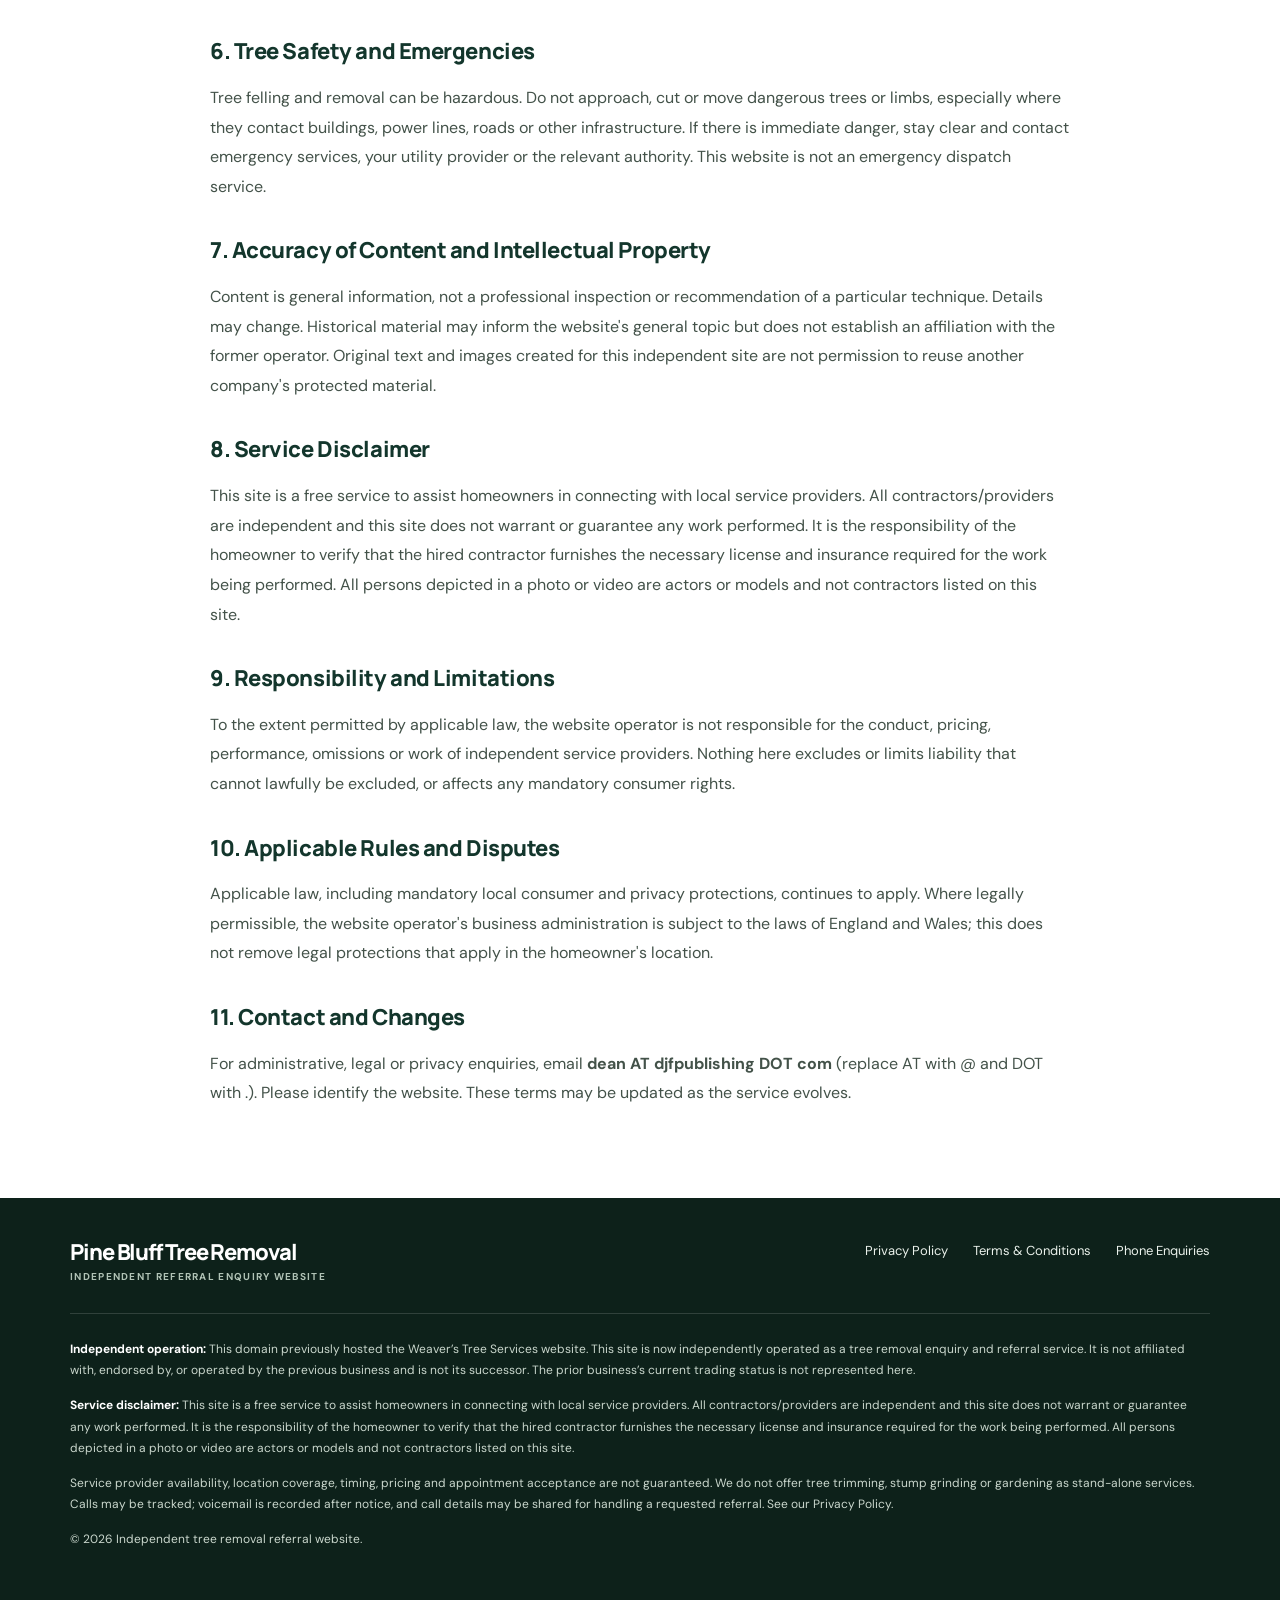
<file: terms.html>
<!doctype html><html lang="en-US"><head><meta charset="utf-8"><meta name="viewport" content="width=device-width,initial-scale=1"><title>Terms &amp; Conditions | Pine Bluff Tree Removal</title><meta name="description" content="Terms of use for the independent Pine Bluff tree removal information and referral website."><link rel="canonical" href="https://weaverstreeservices.com/terms.html"><link rel="stylesheet" href="assets/style.css"></head><body><div class="bar"><div class="wrap"><strong>Tree removal enquiries · Pine Bluff, Arkansas</strong><a href="tel:+18705605551">Call (870) 560-5551</a></div></div><header class="header"><div class="wrap"><a class="brand" href="https://weaverstreeservices.com/">Pine Bluff Tree Removal<small>Independent local enquiry service</small></a><nav class="nav" aria-label="Main navigation"><a href="https://weaverstreeservices.com/#services">Tree Removal</a><a href="https://weaverstreeservices.com/#how">How It Works</a><a href="https://weaverstreeservices.com/#area">Areas Covered</a><a class="cta cta-dark" href="tel:+18705605551">Call Now</a></nav></div></header><main><div class="page-hero"><div class="wrap"><a href="https://weaverstreeservices.com/">← Back to homepage</a><p class="eyebrow" style="margin-top:20px">Independent tree removal referral website</p><h1>Terms & Conditions</h1><p>Information about using this website and contacting our independent tree removal referral enquiry line.</p></div></div><article class="policy"><p class="muted"><strong>Effective:</strong> 22 November 2026. These terms should be reviewed against the final business arrangements before launch.</p>
<h2>1. About This Website</h2><p>weaverstreeservices.com is an independent informational and telephone referral website concerning tree removal in Pine Bluff, Arkansas and nearby communities. It is not operated by, affiliated with or endorsed by the former Weaver’s Tree Services business and is not that business's successor. Historical ownership of this domain does not mean that the current operator supplies the former business's services.</p>
<h2>2. Independent Referral Service</h2><p>The website provides information and encourages people who are interested in <strong>tree removal</strong> to make an enquiry that may be reviewed or referred to independent tree removal providers. We do not personally perform tree cutting or removal, employ crews or represent ourselves as the contractor providing the work. This site does not advertise tree trimming, pruning, stump grinding, brush clearance or other services as stand-alone offers.</p>
<h2>3. Provider Responsibilities</h2><p>All contractors and service providers are independent third parties. Any quotes, availability, worksite assessments, permits, licensing and insurance, appointments, agreements, payments, safety precautions, and actual work are between the homeowner and the provider. Homeowners should verify a provider's credentials, experience, insurance and any permissions required for the work.</p>
<h2>4. No Guarantee of Availability or Outcomes</h2><p>The site does not promise a particular response time, same-day attendance, 24/7 availability, pricing, estimate, appointment, coverage area or satisfactory outcome. Availability varies by provider, location and demand. No tree removal booking is confirmed by placing a call or leaving a voicemail.</p>
<h2>5. Telephone Enquiries, Recordings and Referrals</h2><p>Calls may be tracked and routed using third-party phone systems. Callers may be asked to press 1 to continue, and if a voicemail is requested it may be recorded after notice and used to review or refer the enquiry. Future configurations may route calls directly to independent providers. The operator may be compensated for qualifying calls or referrals. Please do not give sensitive payment information in voicemail.</p><p>Calling does not itself create an agreement for tree removal, or authorise unrelated marketing calls or texts. See the <a href="https://weaverstreeservices.com/privacy.html">Privacy Policy</a> for details on information handling.</p>
<h2>6. Tree Safety and Emergencies</h2><p>Tree felling and removal can be hazardous. Do not approach, cut or move dangerous trees or limbs, especially where they contact buildings, power lines, roads or other infrastructure. If there is immediate danger, stay clear and contact emergency services, your utility provider or the relevant authority. This website is not an emergency dispatch service.</p>
<h2>7. Accuracy of Content and Intellectual Property</h2><p>Content is general information, not a professional inspection or recommendation of a particular technique. Details may change. Historical material may inform the website's general topic but does not establish an affiliation with the former operator. Original text and images created for this independent site are not permission to reuse another company's protected material.</p>
<h2>8. Service Disclaimer</h2><p>This site is a free service to assist homeowners in connecting with local service providers. All contractors/providers are independent and this site does not warrant or guarantee any work performed. It is the responsibility of the homeowner to verify that the hired contractor furnishes the necessary license and insurance required for the work being performed. All persons depicted in a photo or video are actors or models and not contractors listed on this site.</p>
<h2>9. Responsibility and Limitations</h2><p>To the extent permitted by applicable law, the website operator is not responsible for the conduct, pricing, performance, omissions or work of independent service providers. Nothing here excludes or limits liability that cannot lawfully be excluded, or affects any mandatory consumer rights.</p>
<h2>10. Applicable Rules and Disputes</h2><p>Applicable law, including mandatory local consumer and privacy protections, continues to apply. Where legally permissible, the website operator's business administration is subject to the laws of England and Wales; this does not remove legal protections that apply in the homeowner's location.</p>
<h2>11. Contact and Changes</h2><p>For administrative, legal or privacy enquiries, email <strong>dean AT djfpublishing DOT com</strong> (replace AT with @ and DOT with .). Please identify the website. These terms may be updated as the service evolves.</p></article></main><footer class="footer"><div class="wrap"><div class="footer-main"><div><a href="https://weaverstreeservices.com/" class="brand">Pine Bluff Tree Removal<small>Independent referral enquiry website</small></a></div><div class="footer-links"><a href="https://weaverstreeservices.com/privacy.html">Privacy Policy</a><a href="https://weaverstreeservices.com/terms.html">Terms &amp; Conditions</a><a href="tel:+18705605551">Phone Enquiries</a></div></div><div class="legal"><p><strong>Independent operation:</strong> This domain previously hosted the Weaver’s Tree Services website. This site is now independently operated as a tree removal enquiry and referral service. It is not affiliated with, endorsed by, or operated by the previous business and is not its successor. The prior business’s current trading status is not represented here.</p><p><strong>Service disclaimer:</strong> This site is a free service to assist homeowners in connecting with local service providers. All contractors/providers are independent and this site does not warrant or guarantee any work performed. It is the responsibility of the homeowner to verify that the hired contractor furnishes the necessary license and insurance required for the work being performed. All persons depicted in a photo or video are actors or models and not contractors listed on this site.</p><p>Service provider availability, location coverage, timing, pricing and appointment acceptance are not guaranteed. We do not offer tree trimming, stump grinding or gardening as stand-alone services. Calls may be tracked; voicemail is recorded after notice, and call details may be shared for handling a requested referral. See our Privacy Policy.</p><p>© 2026 Independent tree removal referral website.</p></div></div></footer><div class="mobile-call"><a class="cta" href="tel:+18705605551">Call (870) 560-5551 About Tree Removal</a></div></body></html>
</file>
<file: assets/style.css>
@import url('https://fonts.googleapis.com/css2?family=DM+Sans:wght@400;500;600;700;800&family=Manrope:wght@400;500;600;700;800&display=swap');
:root{--pine:#13362c;--deep:#10271f;--green:#2f6a4b;--lime:#d9ead7;--cream:#f8f8f3;--stone:#eef2eb;--ink:#1b2b27;--muted:#596963;--line:#dce4dc;--orange:#dd662e;--white:#fff}*{box-sizing:border-box}html{scroll-behavior:smooth}body{margin:0;background:#fff;color:var(--ink);font-family:'DM Sans',Arial,sans-serif;font-size:16px;line-height:1.65;-webkit-font-smoothing:antialiased}a{color:inherit}a:focus-visible,button:focus-visible{outline:3px solid #e77c43;outline-offset:3px}img{max-width:100%;display:block}.wrap{width:min(1140px,calc(100% - 44px));margin-inline:auto}.eyebrow{text-transform:uppercase;letter-spacing:.15em;font-size:12px;font-weight:800;color:var(--green);margin:0 0 14px}.cta{display:inline-flex;align-items:center;justify-content:center;background:var(--orange);border:2px solid var(--orange);border-radius:10px;padding:15px 24px;color:#fff;text-decoration:none;font-size:18px;font-weight:800;line-height:1.2;min-height:54px;box-shadow:0 7px 20px #9a401d25;white-space:nowrap}.cta:hover{background:#bc4d1c;border-color:#bc4d1c}.cta-dark{background:var(--pine);border-color:var(--pine);box-shadow:none}.cta-dark:hover{background:var(--deep);border-color:var(--deep)}.bar{position:sticky;top:0;z-index:50;background:var(--deep);color:white;box-shadow:0 5px 18px #0002}.bar .wrap{min-height:62px;display:flex;align-items:center;justify-content:space-between;gap:18px}.bar strong{font-size:15px;letter-spacing:.01em}.bar a{background:var(--orange);padding:8px 16px;border-radius:8px;font-weight:800;text-decoration:none;white-space:nowrap}.header{background:#fff;border-bottom:1px solid var(--line)}.header .wrap{height:84px;display:flex;align-items:center;justify-content:space-between;gap:24px}.brand{text-decoration:none;display:block;line-height:1.15;font-family:Manrope,Arial,sans-serif;font-size:22px;font-weight:800;letter-spacing:-.05em;color:var(--pine)}.brand small{display:block;margin-top:6px;font-size:10px;letter-spacing:.13em;text-transform:uppercase;color:var(--muted);font-family:'DM Sans',Arial,sans-serif;font-weight:700}.nav{display:flex;align-items:center;gap:30px}.nav a{font-size:14px;font-weight:700;text-decoration:none}.nav a:hover{color:var(--green)}.nav .cta{font-size:14px;padding:10px 15px;min-height:42px;color:#fff}.hero{background:#f5f7f2;position:relative;overflow:hidden}.hero .wrap{padding:76px 0 74px;display:grid;grid-template-columns:1.02fr .98fr;gap:52px;align-items:center}.hero h1{font-family:Manrope,Arial,sans-serif;font-size:clamp(38px,4.15vw,61px);letter-spacing:-.058em;line-height:1.14;margin:0 0 20px;font-weight:800;color:var(--deep)}.hero h1 em{font-style:normal;color:var(--green)}.hero .lead{font-size:18px;line-height:1.75;color:#43564c;max-width:540px;margin:0 0 24px}.hero-actions{display:flex;flex-wrap:wrap;align-items:center;gap:13px}.hero-note{font-size:12px;color:var(--muted);max-width:480px;line-height:1.6;margin:15px 0 0}.benefits{display:flex;gap:12px;flex-wrap:wrap;margin:24px 0 0}.benefits span{border:1px solid #d5e5d6;background:#fff;border-radius:999px;padding:7px 11px;font-size:12px;font-weight:700;color:#315946}.photo{position:relative}.photo img{border-radius:20px;height:440px;width:100%;object-fit:cover;object-position:59% center;box-shadow:0 25px 45px #0e332520}.photo-caption{position:absolute;bottom:20px;left:20px;right:20px;color:#fff;background:#14362fdc;backdrop-filter:blur(5px);border:1px solid #ffffff40;border-radius:13px;padding:14px 18px;font-weight:700;font-size:14px;line-height:1.4}.trust{background:#fff;border-bottom:1px solid var(--line)}.trust .wrap{display:grid;grid-template-columns:repeat(3,1fr);gap:16px;padding:23px 0}.trust span{display:flex;align-items:center;gap:12px;font-size:14px;font-weight:700;color:#385648}.trust span::before{content:'✓';display:grid;place-items:center;color:var(--green);background:#e5f1e4;width:26px;height:26px;border-radius:50%;flex:none}.section{padding:82px 0}.section.soft{background:var(--cream)}.section h2{font-family:Manrope,Arial,sans-serif;font-size:clamp(28px,3vw,43px);line-height:1.2;letter-spacing:-.046em;color:var(--deep);margin:0 0 18px}.section-desc{color:var(--muted);font-size:17px;max-width:710px;margin:0 0 30px}.cards{display:grid;grid-template-columns:repeat(3,1fr);gap:20px}.card{background:#fff;border:1px solid var(--line);border-radius:15px;padding:27px 25px;box-shadow:0 8px 23px #102e1e08}.card .num{background:#e8f1e9;color:var(--green);display:inline-flex;padding:6px 10px;border-radius:7px;font-size:12px;font-weight:800;letter-spacing:.1em;margin-bottom:16px}.card h3{font-size:21px;letter-spacing:-.03em;font-family:Manrope,Arial,sans-serif;color:var(--pine);line-height:1.3;margin:0 0 12px}.card p{color:var(--muted);font-size:15px;line-height:1.8;margin:0}.below-cta{margin-top:25px;background:#edf3ed;padding:17px 23px;border-radius:12px;display:flex;align-items:center;justify-content:space-between;gap:18px}.below-cta strong{font-size:15px}.below-cta a{color:var(--pine);font-weight:800;white-space:nowrap}.split{display:grid;grid-template-columns:1fr .9fr;gap:70px;align-items:center}.steps{display:grid;gap:25px}.step{display:flex;gap:18px;align-items:flex-start}.step .index{border-radius:10px;background:#e9f2e8;color:var(--green);font-weight:800;min-width:42px;min-height:42px;display:grid;place-items:center}.step h3{font-size:17px;line-height:1.3;font-weight:800;margin:1px 0 6px}.step p{font-size:14px;color:var(--muted);margin:0;line-height:1.7}.info-panel{background:var(--pine);color:#fff;border-radius:20px;padding:38px;box-shadow:0 18px 38px #12352423}.info-panel h3{font:800 29px/1.25 Manrope,Arial,sans-serif;letter-spacing:-.035em;margin:0 0 12px}.info-panel p{color:#dfebe2;font-size:15px;line-height:1.8}.info-panel .cta{margin-top:13px}.info-panel small{display:block;margin-top:12px;color:#d5e5db}.area{background:#f4f7f2}.area .split{grid-template-columns:1fr 1fr}.areas{display:flex;flex-wrap:wrap;gap:10px;margin:22px 0}.areas span{border:1px solid #d7e3d8;padding:9px 13px;border-radius:8px;background:white;font-weight:700;color:#2c5843;font-size:13px}.area-note{color:var(--muted);font-size:13px}.area-art{border:1px solid #d5e1d7;background:#fff;border-radius:18px;padding:28px;min-height:315px;display:flex;flex-direction:column;justify-content:center;box-shadow:0 15px 28px #112a1c0e}.area-art .state{font:800 14px Manrope,Arial,sans-serif;letter-spacing:.15em;color:var(--green);margin-bottom:22px}.area-art .place{font:800 clamp(30px,4vw,52px)/1.05 Manrope,Arial,sans-serif;letter-spacing:-.05em;color:var(--pine);margin:0 0 12px}.area-art p{max-width:290px;color:var(--muted);font-size:15px}.area-art .rule{height:6px;width:100px;border-radius:4px;background:var(--orange);margin:18px 0}.closing{padding:65px 0;background:var(--deep);color:#fff}.closing .wrap{display:flex;align-items:center;justify-content:space-between;gap:35px}.closing h2{font:800 clamp(28px,3.3vw,43px)/1.18 Manrope,Arial,sans-serif;letter-spacing:-.05em;max-width:560px;margin:0 0 10px}.closing p{color:#d1ded5;margin:0}.footer{background:#0d211a;color:#eaf1eb;padding:42px 0 100px}.footer-main{display:flex;justify-content:space-between;gap:26px;align-items:flex-start}.footer .brand{color:#fff}.footer .brand small{color:#b1c3b6}.footer-links{display:flex;gap:25px;flex-wrap:wrap}.footer-links a{font-size:13px;text-decoration:none}.footer-links a:hover{text-decoration:underline}.legal{border-top:1px solid #ffffff25;margin-top:30px;padding-top:25px;color:#cad7cd;font-size:12px;line-height:1.8;max-width:100%}.legal p{margin:0 0 13px}.legal strong{color:white}.mobile-call{display:none}.page-hero{background:#f5f7f2;padding:58px 0 45px}.page-hero h1{font:800 clamp(36px,4vw,52px)/1.15 Manrope,Arial,sans-serif;letter-spacing:-.045em;color:var(--deep);margin:8px 0}.page-hero p{max-width:730px;color:var(--muted);font-size:17px}.page-hero a{font-size:14px;color:var(--green)}.policy{width:min(860px,calc(100% - 44px));margin:50px auto 90px}.policy h2{font:800 22px/1.35 Manrope,Arial,sans-serif;letter-spacing:-.02em;color:var(--pine);margin:35px 0 12px}.policy p,.policy li{color:#435249;line-height:1.85}.policy ul{padding-left:22px}.policy a{color:#1f6546}.policy .muted{color:var(--muted);font-size:13px}
@media(max-width:900px){.hero .wrap{gap:28px;padding:52px 0}.photo img{height:360px}.hero h1{font-size:40px}.cards{gap:12px}.card{padding:22px 19px}.split{gap:30px}.nav{gap:17px}.closing .wrap{gap:22px}}
@media(max-width:700px){.wrap{width:min(100% - 34px,1140px)}.bar .wrap{min-height:57px}.bar strong{font-size:12px}.bar a{font-size:13px}.header .wrap{height:70px}.brand{font-size:20px}.brand small{font-size:9px}.nav a:not(.cta){display:none}.nav .cta{font-size:12px;min-height:40px;padding:8px 11px}.hero .wrap{grid-template-columns:1fr;padding:42px 0 48px}.hero h1{font-size:clamp(34px,9vw,46px)}.hero .lead{font-size:16px}.hero .cta{font-size:17px}.photo img{height:245px}.photo-caption{font-size:12px;bottom:11px;left:11px;right:11px}.trust .wrap{grid-template-columns:1fr;gap:9px;padding:19px 0}.trust span{font-size:12px}.section{padding:55px 0}.section h2{font-size:31px}.section-desc{font-size:15px}.cards{grid-template-columns:1fr}.card{padding:22px}.below-cta{display:block}.below-cta a{display:block;margin-top:7px}.split,.area .split{grid-template-columns:1fr;gap:28px}.info-panel{padding:29px}.closing .wrap{display:block}.closing .cta{margin-top:20px}.footer-main{display:block}.footer-links{margin-top:28px}.footer{padding-bottom:115px}.mobile-call{display:block;position:fixed;bottom:0;left:0;right:0;background:#fff;z-index:60;box-shadow:0 -7px 23px #0002;padding:10px 17px max(10px,env(safe-area-inset-bottom))}.mobile-call .cta{display:flex;min-height:49px;font-size:17px}.area-art{min-height:245px}.policy{margin-top:35px}}
@media(max-width:360px){.bar strong{font-size:11px}.bar a{font-size:12px;padding:8px}.brand{font-size:17px}.hero h1{font-size:32px}.cta{font-size:16px;padding:13px}}
</file>
